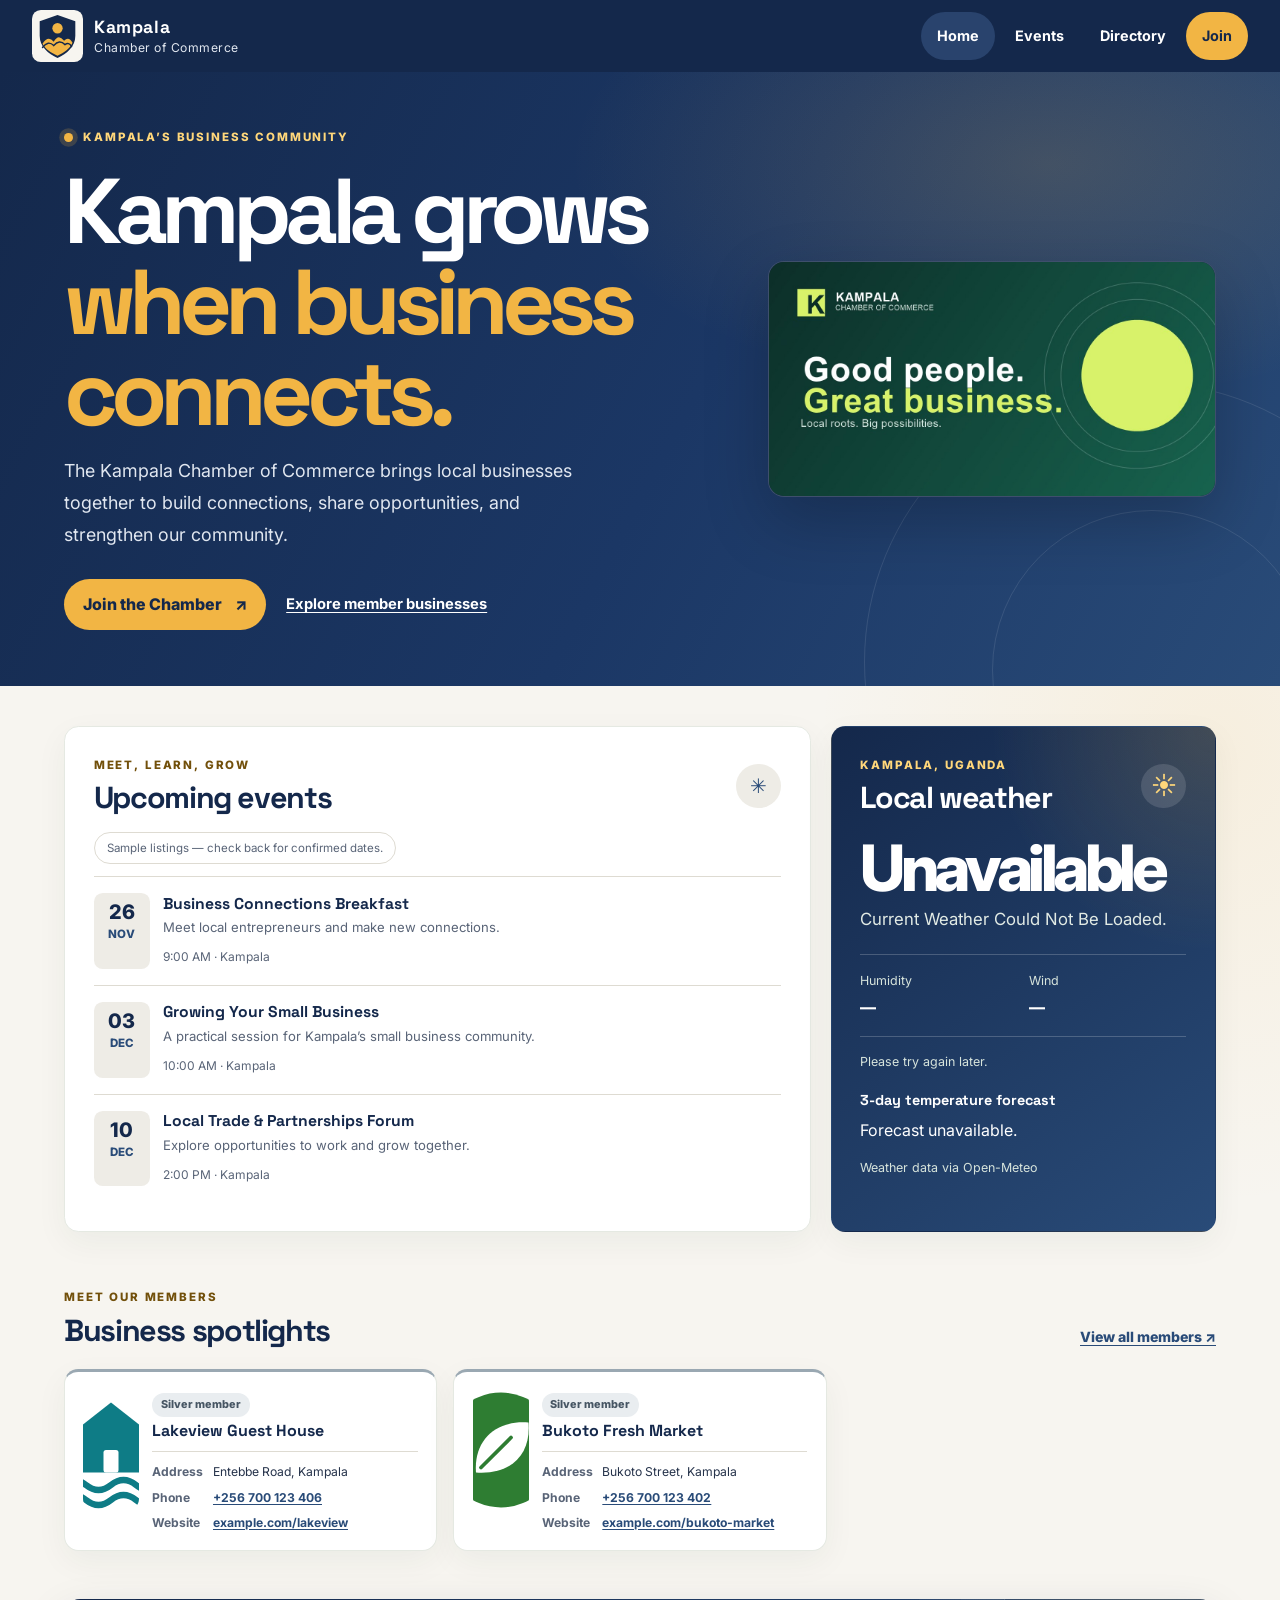
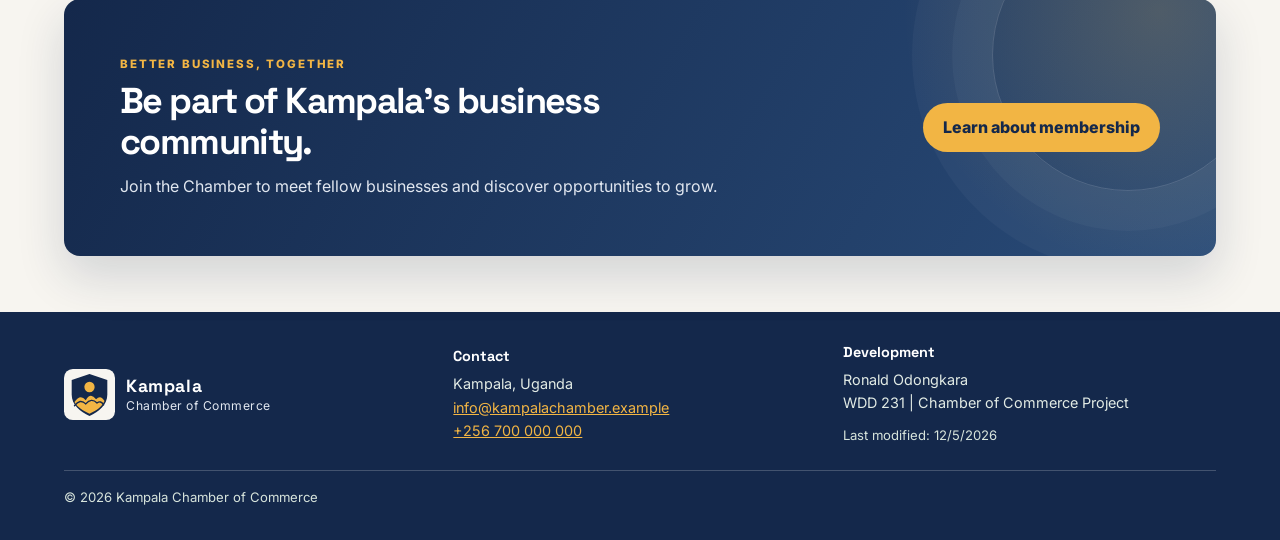
<file: chamber/index.html>
<!doctype html>
<html lang="en">
  <head>
    <meta charset="utf-8">
    <meta name="viewport" content="width=device-width, initial-scale=1">
    <meta
      name="description"
      content="Welcome to the Kampala Chamber of Commerce. Connect with local businesses, discover opportunities, and grow together."
    >
    <meta name="author" content="Ronald Odongkara">
    <meta name="theme-color" content="#14284b">
    <meta property="og:type" content="website">
    <meta property="og:locale" content="en_UG">
    <meta property="og:site_name" content="Kampala Chamber of Commerce">
    <meta property="og:title" content="Kampala Chamber of Commerce | Home">
    <meta
      property="og:description"
      content="Connect with local businesses, find upcoming chamber events, and explore opportunities in Kampala."
    >
    <meta property="og:image" content="https://odongkara-tech.github.io/wdd231/chamber/images/chamber-social.jpg">
    <meta property="og:image:type" content="image/jpeg">
    <meta property="og:image:alt" content="Kampala Chamber of Commerce — Local roots, big possibilities">
    <meta property="og:image:width" content="1200">
    <meta property="og:image:height" content="630">
    <meta property="og:url" content="https://odongkara-tech.github.io/wdd231/chamber/index.html">
    <meta name="twitter:card" content="summary_large_image">
    <link rel="canonical" href="https://odongkara-tech.github.io/wdd231/chamber/index.html">
    <link rel="icon" href="images/favicon.svg" type="image/svg+xml">
    <link rel="apple-touch-icon" href="images/favicon.svg">
    <link rel="stylesheet" href="styles/normalize.css">
    <link rel="stylesheet" href="styles/small.css">
    <link rel="stylesheet" href="styles/larger.css">
    <link rel="stylesheet" href="styles/home.css">
    <link rel="preconnect" href="https://fonts.googleapis.com">
    <link rel="preconnect" href="https://fonts.gstatic.com" crossorigin>
    <link href="https://fonts.googleapis.com/css2?family=Inter:wght@400;500;600;700;800&family=Space+Grotesk:wght@500;600;700&display=swap" rel="stylesheet">
    <script src="scripts/chamber-navigation.js" defer></script>
    <script src="scripts/home.js?v=6312fde" defer></script>
    <title>Home | Kampala Chamber of Commerce</title>
  </head>
  <body>
    <a class="skip-link" href="#main-content">Skip to main content</a>
    <header class="site-header" id="top">
      <a class="site-brand" href="index.html" aria-label="Kampala Chamber of Commerce home">
        <img class="brand-mark" src="images/chamber-emblem.svg" alt="">
        <span class="brand-copy">
          <span class="brand-name">Kampala</span>
          <span class="brand-subtitle">Chamber of Commerce</span>
        </span>
      </a>
      <button
        class="menu-toggle"
        type="button"
        aria-label="Open navigation menu"
        aria-expanded="false"
        aria-controls="site-nav"
      >
        <span class="menu-icon" aria-hidden="true"></span>
      </button>
      <nav class="site-nav" id="site-nav" aria-label="Main navigation">
        <a href="index.html" aria-current="page">Home</a>
        <a href="index.html#events-heading">Events</a>
        <a href="directory.html">Directory</a>
        <a class="nav-cta" href="join.html">Join</a>
      </nav>
    </header>

    <main id="main-content">
      <section class="page-intro home-hero" aria-labelledby="page-title">
        <div class="hero-content">
          <p class="eyebrow"><span class="eyebrow-dot" aria-hidden="true"></span> Kampala’s business community</p>
          <h1 id="page-title">Kampala grows<br> <span>when business connects.</span></h1>
          <p class="intro-copy">
            The Kampala Chamber of Commerce brings local businesses together to
            build connections, share opportunities, and strengthen our community.
          </p>
          <div class="hero-actions">
            <a class="text-link" href="join.html">Join the Chamber <span aria-hidden="true">↗</span></a>
            <a class="hero-secondary-link" href="directory.html">Explore member businesses</a>
          </div>
        </div>
        <figure class="hero-art home-hero-art">
          <img
            class="home-hero-image"
            src="images/chamber-social.jpg"
            alt="Kampala Chamber of Commerce: good people, great business, and local roots with big possibilities"
            width="1200"
            height="630"
            fetchpriority="high"
          >
        </figure>
      </section>

      <div class="home-content">
        <div class="home-overview">
          <section class="home-panel events-panel" aria-labelledby="events-heading">
            <div class="section-heading">
              <div>
                <p class="eyebrow">Meet, learn, grow</p>
                <h2 id="events-heading">Upcoming events</h2>
              </div>
              <span class="panel-icon" aria-hidden="true">✳</span>
            </div>
            <p class="sample-note">Sample listings — check back for confirmed dates.</p>
            <ol class="event-list">
              <li class="event-item">
                <time class="event-date" datetime="2026-11-26"><span>26</span> Nov</time>
                <div>
                  <h3>Business Connections Breakfast</h3>
                  <p>Meet local entrepreneurs and make new connections.</p>
                  <span class="event-meta">9:00 AM · Kampala</span>
                </div>
              </li>
              <li class="event-item">
                <time class="event-date" datetime="2026-12-03"><span>03</span> Dec</time>
                <div>
                  <h3>Growing Your Small Business</h3>
                  <p>A practical session for Kampala’s small business community.</p>
                  <span class="event-meta">10:00 AM · Kampala</span>
                </div>
              </li>
              <li class="event-item">
                <time class="event-date" datetime="2026-12-10"><span>10</span> Dec</time>
                <div>
                  <h3>Local Trade &amp; Partnerships Forum</h3>
                  <p>Explore opportunities to work and grow together.</p>
                  <span class="event-meta">2:00 PM · Kampala</span>
                </div>
              </li>
            </ol>
          </section>

          <section class="home-panel weather-panel" aria-labelledby="weather-heading">
            <div class="section-heading">
              <div>
                <p class="eyebrow">Kampala, Uganda</p>
                <h2 id="weather-heading">Local weather</h2>
              </div>
              <span class="panel-icon weather-icon" aria-hidden="true">☀</span>
            </div>
            <p class="weather-temperature" id="weather-temperature" aria-live="polite">Loading…</p>
            <p class="weather-description" id="weather-description">Fetching current conditions</p>
            <dl class="weather-details">
              <div>
                <dt>Humidity</dt>
                <dd id="weather-humidity">—</dd>
              </div>
              <div>
                <dt>Wind</dt>
                <dd id="weather-wind">—</dd>
              </div>
            </dl>
            <p class="weather-updated" id="weather-updated"></p>
            <h3 class="forecast-heading">3-day temperature forecast</h3>
            <ol class="weather-forecast" id="weather-forecast" aria-live="polite">
              <li>Loading forecast…</li>
            </ol>
            <p class="weather-source">Weather data via Open-Meteo</p>
          </section>
        </div>

        <section class="spotlights-section" aria-labelledby="spotlights-heading">
          <div class="section-heading">
            <div>
              <p class="eyebrow">Meet our members</p>
              <h2 id="spotlights-heading">Business spotlights</h2>
            </div>
            <a class="section-link" href="directory.html">View all members <span aria-hidden="true">↗</span></a>
          </div>
          <div class="spotlights-grid" id="spotlights-list" aria-live="polite" aria-busy="true">
            <p class="spotlights-message">Loading member spotlights…</p>
          </div>
        </section>

        <section class="membership-banner" aria-labelledby="join-heading">
          <div>
            <p class="eyebrow">Better business, together</p>
            <h2 id="join-heading">Be part of Kampala’s business community.</h2>
            <p>Join the Chamber to meet fellow businesses and discover opportunities to grow.</p>
          </div>
          <a class="button button-light" href="join.html">Learn about membership</a>
        </section>
      </div>
    </main>

    <footer class="site-footer">
      <div class="footer-main">
        <a class="site-brand footer-brand" href="index.html" aria-label="Kampala Chamber of Commerce home">
          <img class="brand-mark" src="images/chamber-emblem.svg" alt="">
          <span class="brand-copy">
            <span class="brand-name">Kampala</span>
            <span class="brand-subtitle">Chamber of Commerce</span>
          </span>
        </a>
        <section class="footer-block" aria-labelledby="footer-contact-heading">
          <h2 id="footer-contact-heading">Contact</h2>
          <address>
            Kampala, Uganda<br>
            <a href="mailto:info@kampalachamber.example">info@kampalachamber.example</a><br>
            <a href="tel:+256700000000">+256 700 000 000</a>
          </address>
        </section>
        <section class="footer-block" aria-labelledby="footer-development-heading">
          <h2 id="footer-development-heading">Development</h2>
          <p class="footer-course">Ronald Odongkara<br>WDD 231 | Chamber of Commerce Project</p>
          <p class="footer-updated">
            Last modified:
            <time id="last-modified" datetime="2026-11-18">2026-11-18</time>
          </p>
        </section>
      </div>
      <div class="footer-meta">
        <p>&copy; <span id="current-year"></span> Kampala Chamber of Commerce</p>
      </div>
    </footer>
  </body>
</html>
</file>
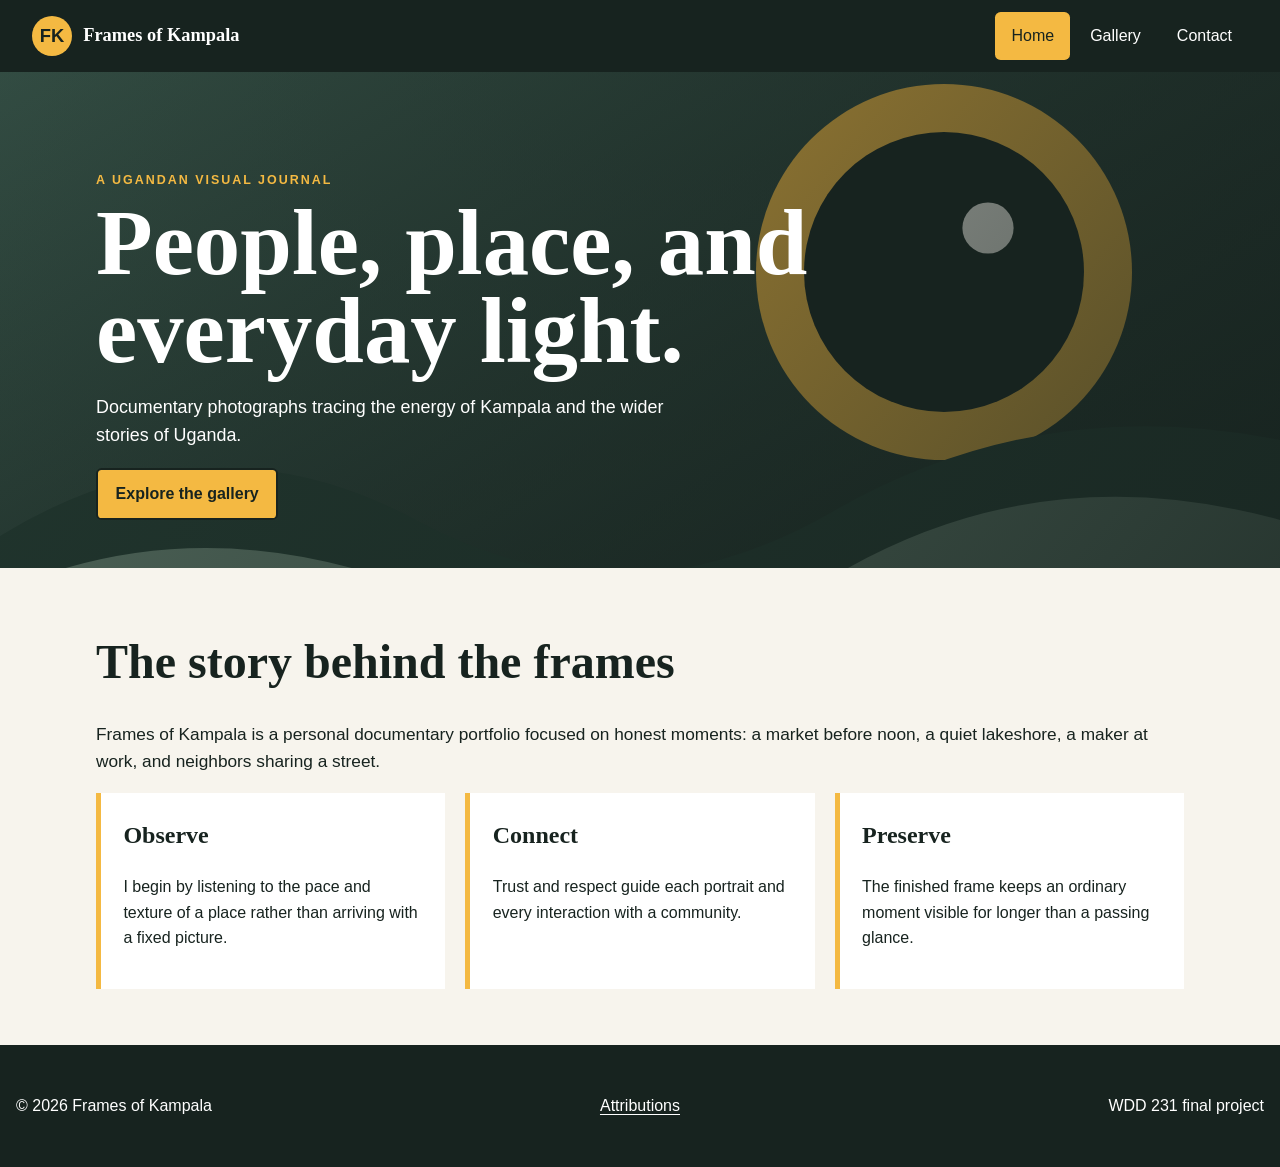
<file: finalproject/index.html>
<!doctype html>
<html lang="en">
<head>
  <meta charset="utf-8">
  <meta name="viewport" content="width=device-width, initial-scale=1">
  <meta name="description" content="Frames of Kampala is a visual journal documenting people, places, and everyday stories across Uganda.">
  <meta name="author" content="Ronald Odongkara">
  <meta property="og:type" content="website">
  <meta property="og:title" content="Frames of Kampala | Visual Stories">
  <meta property="og:description" content="A documentary photography portfolio celebrating Kampala and Uganda.">
  <meta property="og:image" content="https://odongkara-tech.github.io/wdd231/finalproject/images/hero.svg">
  <meta name="twitter:card" content="summary_large_image">
  <link rel="icon" href="images/favicon.svg" type="image/svg+xml">
  <link rel="stylesheet" href="styles/base.css">
  <script type="module" src="scripts/site-navigation.js"></script>
  <title>Frames of Kampala | Visual Stories</title>
</head>
<body>
  <a class="skip-link" href="#main-content">Skip to main content</a>
  <header class="site-header">
    <a class="brand" href="index.html" aria-label="Frames of Kampala home"><span class="brand-mark" aria-hidden="true">FK</span><span>Frames of Kampala</span></a>
    <button class="menu-toggle" type="button" aria-label="Open navigation menu" aria-expanded="false" aria-controls="site-nav"><span class="menu-icon" aria-hidden="true"></span></button>
    <nav class="site-nav" id="site-nav" aria-label="Main navigation">
      <a href="index.html" aria-current="page">Home</a>
      <a href="gallery.html">Gallery</a>
      <a href="contact.html">Contact</a>
    </nav>
  </header>
  <main id="main-content">
    <section class="hero" aria-labelledby="page-title">
      <div class="container hero-copy">
        <p class="eyebrow">A Ugandan visual journal</p>
        <h1 id="page-title">People, place, and everyday light.</h1>
        <p>Documentary photographs tracing the energy of Kampala and the wider stories of Uganda.</p>
        <a class="button" href="gallery.html">Explore the gallery</a>
      </div>
    </section>
    <section class="section container" aria-labelledby="about-heading">
      <div class="section-heading"><h2 id="about-heading">The story behind the frames</h2></div>
      <p class="intro">Frames of Kampala is a personal documentary portfolio focused on honest moments: a market before noon, a quiet lakeshore, a maker at work, and neighbors sharing a street.</p>
      <div class="story-grid">
        <article class="story-card"><h2>Observe</h2><p>I begin by listening to the pace and texture of a place rather than arriving with a fixed picture.</p></article>
        <article class="story-card"><h2>Connect</h2><p>Trust and respect guide each portrait and every interaction with a community.</p></article>
        <article class="story-card"><h2>Preserve</h2><p>The finished frame keeps an ordinary moment visible for longer than a passing glance.</p></article>
      </div>
    </section>
  </main>
  <footer class="site-footer">
    <p>&copy; <span id="current-year"></span> Frames of Kampala</p>
    <p><a href="attributions.html">Attributions</a></p>
    <p>WDD 231 final project</p>
  </footer>
</body>
</html>
</file>
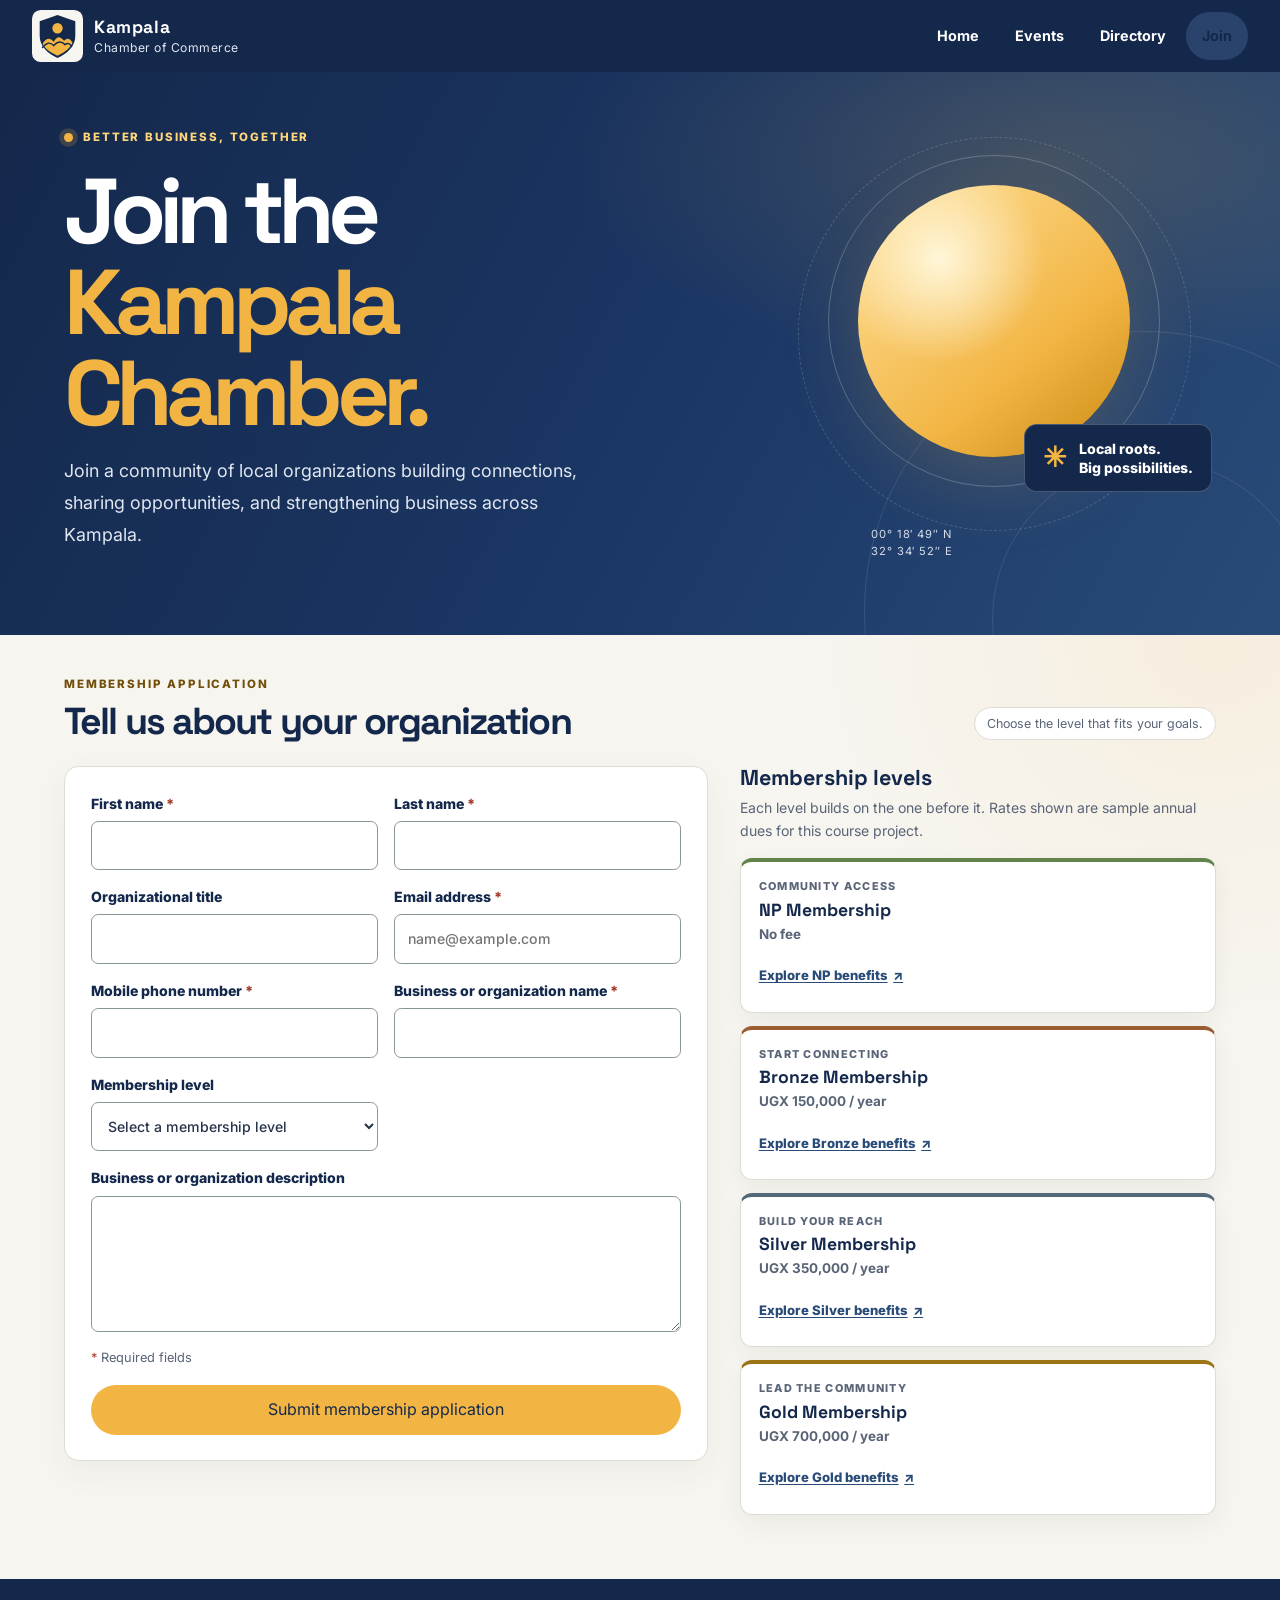
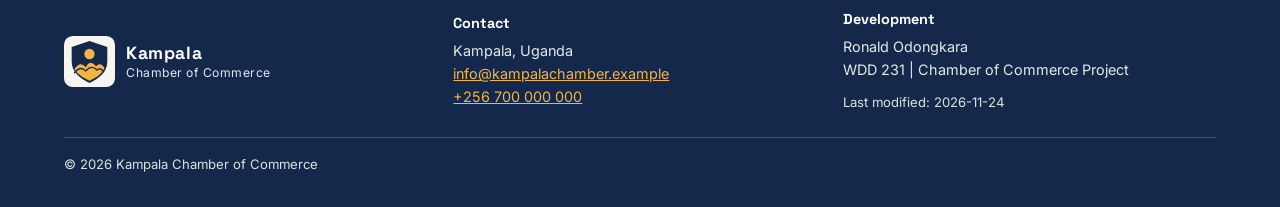
<file: chamber/join.html>
<!doctype html>
<html lang="en">
  <head>
    <meta charset="utf-8">
    <meta name="viewport" content="width=device-width, initial-scale=1">
    <meta name="description" content="Apply to join the Kampala Chamber of Commerce and choose a membership level for your organization.">
    <meta name="author" content="Ronald Odongkara">
    <meta name="theme-color" content="#14284b">
    <meta property="og:type" content="website">
    <meta property="og:locale" content="en_UG">
    <meta property="og:site_name" content="Kampala Chamber of Commerce">
    <meta property="og:title" content="Join | Kampala Chamber of Commerce">
    <meta property="og:description" content="Apply for Kampala Chamber of Commerce membership and explore member benefits.">
    <meta property="og:image" content="https://odongkara-tech.github.io/wdd231/chamber/images/chamber-social.jpg">
    <meta property="og:url" content="https://odongkara-tech.github.io/wdd231/chamber/join.html">
    <meta name="twitter:card" content="summary_large_image">
    <link rel="canonical" href="https://odongkara-tech.github.io/wdd231/chamber/join.html">
    <link rel="icon" href="images/favicon.svg" type="image/svg+xml">
    <link rel="apple-touch-icon" href="images/favicon.svg">
    <link rel="stylesheet" href="styles/normalize.css">
    <link rel="stylesheet" href="styles/small.css">
    <link rel="stylesheet" href="styles/larger.css">
    <link rel="stylesheet" href="styles/join.css">
    <link rel="preconnect" href="https://fonts.googleapis.com">
    <link rel="preconnect" href="https://fonts.gstatic.com" crossorigin>
    <link href="https://fonts.googleapis.com/css2?family=Inter:wght@400;500;600;700;800&family=Space+Grotesk:wght@500;600;700&display=swap" rel="stylesheet">
    <script src="scripts/chamber-navigation.js" defer></script>
    <script src="scripts/join.js" defer></script>
    <title>Join the Kampala Chamber | Kampala Chamber of Commerce</title>
  </head>
  <body>
    <a class="skip-link" href="#main-content">Skip to main content</a>
    <header class="site-header" id="top">
      <a class="site-brand" href="index.html" aria-label="Kampala Chamber of Commerce home">
        <img class="brand-mark" src="images/chamber-emblem.svg" alt="">
        <span class="brand-copy">
          <span class="brand-name">Kampala</span>
          <span class="brand-subtitle">Chamber of Commerce</span>
        </span>
      </a>
      <button class="menu-toggle" type="button" aria-label="Open navigation menu" aria-expanded="false" aria-controls="site-nav">
        <span class="menu-icon" aria-hidden="true"></span>
      </button>
      <nav class="site-nav" id="site-nav" aria-label="Main navigation">
        <a href="index.html">Home</a>
        <a href="index.html#events-heading">Events</a>
        <a href="directory.html">Directory</a>
        <a class="nav-cta" href="join.html" aria-current="page">Join</a>
      </nav>
    </header>

    <main id="main-content">
      <section class="page-intro join-hero" aria-labelledby="page-title">
        <div class="hero-content">
          <p class="eyebrow"><span class="eyebrow-dot" aria-hidden="true"></span> Better business, together</p>
          <h1 id="page-title">Join the <span>Kampala Chamber.</span></h1>
          <p class="intro-copy">Join a community of local organizations building connections, sharing opportunities, and strengthening business across Kampala.</p>
        </div>
        <div class="hero-art" aria-hidden="true">
          <span class="hero-sun"></span>
          <span class="hero-ring hero-ring-one"></span>
          <span class="hero-ring hero-ring-two"></span>
          <div class="hero-note"><span class="hero-note-star">✳</span><span>Local roots.<br>Big possibilities.</span></div>
          <span class="hero-coordinate">00° 18′ 49″ N<br>32° 34′ 52″ E</span>
        </div>
      </section>

      <section class="join-section" aria-labelledby="application-heading">
        <div class="section-heading">
          <div>
            <p class="eyebrow">Membership application</p>
            <h2 id="application-heading">Tell us about your organization</h2>
          </div>
          <p class="sample-note">Choose the level that fits your goals.</p>
        </div>

        <div class="join-layout">
          <form class="join-form" action="thankyou.html" method="get">
            <div class="form-grid">
              <label class="form-field">
                <span>First name <span aria-hidden="true">*</span></span>
                <input type="text" name="first-name" title="Enter your first name." autocomplete="given-name" required>
              </label>
              <label class="form-field">
                <span>Last name <span aria-hidden="true">*</span></span>
                <input type="text" name="last-name" title="Enter your last name." autocomplete="family-name" required>
              </label>
              <label class="form-field">
                <span>Organizational title</span>
                <input type="text" name="organization-title" title="Use at least 7 letters, spaces, or hyphens." autocomplete="organization-title" pattern="(?:[A-Za-z]|-| ){7,}" minlength="7">
              </label>
              <label class="form-field">
                <span>Email address <span aria-hidden="true">*</span></span>
                <input type="email" name="email" title="Enter a valid email address." autocomplete="email" placeholder="name@example.com" required>
              </label>
              <label class="form-field">
                <span>Mobile phone number <span aria-hidden="true">*</span></span>
                <input type="tel" name="mobile" title="Enter your mobile phone number, including country code." autocomplete="tel" required>
              </label>
              <label class="form-field">
                <span>Business or organization name <span aria-hidden="true">*</span></span>
                <input type="text" name="organization" title="Enter your business or organization name." autocomplete="organization" required>
              </label>
              <label class="form-field">
                <span>Membership level</span>
                <select name="membership" title="Choose a Chamber membership level." autocomplete="off" required>
                  <option value="">Select a membership level</option>
                  <option value="np">NP Membership — no fee</option>
                  <option value="bronze">Bronze Membership</option>
                  <option value="silver">Silver Membership</option>
                  <option value="gold">Gold Membership</option>
                </select>
              </label>
              <label class="form-field form-field-wide">
                <span>Business or organization description</span>
                <textarea name="description" title="Tell us what your organization does." autocomplete="off" rows="5"></textarea>
              </label>
            </div>
            <input type="hidden" name="timestamp" id="timestamp" title="Form load timestamp.">
            <p class="form-note"><span aria-hidden="true">*</span> Required fields</p>
            <input class="button button-light join-submit" type="submit" value="Submit membership application">
          </form>

          <aside class="membership-options" aria-labelledby="levels-heading">
            <h2 id="levels-heading">Membership levels</h2>
            <p class="levels-intro">Each level builds on the one before it. Rates shown are sample annual dues for this course project.</p>
            <div class="membership-cards">
              <article class="membership-card membership-np">
                <p class="level-kicker">Community access</p>
                <h3>NP Membership</h3>
                <p class="level-price">No fee</p>
                <a href="#np-details" data-dialog="np-details">Explore NP benefits <span aria-hidden="true">↗</span></a>
              </article>
              <article class="membership-card membership-bronze">
                <p class="level-kicker">Start connecting</p>
                <h3>Bronze Membership</h3>
                <p class="level-price">UGX 150,000 / year</p>
                <a href="#bronze-details" data-dialog="bronze-details">Explore Bronze benefits <span aria-hidden="true">↗</span></a>
              </article>
              <article class="membership-card membership-silver">
                <p class="level-kicker">Build your reach</p>
                <h3>Silver Membership</h3>
                <p class="level-price">UGX 350,000 / year</p>
                <a href="#silver-details" data-dialog="silver-details">Explore Silver benefits <span aria-hidden="true">↗</span></a>
              </article>
              <article class="membership-card membership-gold">
                <p class="level-kicker">Lead the community</p>
                <h3>Gold Membership</h3>
                <p class="level-price">UGX 700,000 / year</p>
                <a href="#gold-details" data-dialog="gold-details">Explore Gold benefits <span aria-hidden="true">↗</span></a>
              </article>
            </div>
          </aside>
        </div>
      </section>

      <dialog class="membership-dialog" id="np-details" aria-labelledby="np-title">
        <div class="dialog-heading"><p class="eyebrow">Community access</p><button class="dialog-close" type="button" aria-label="Close NP membership details">×</button></div>
        <h2 id="np-title">NP Membership</h2>
        <p>For registered non-profit organizations supporting Kampala communities. There is no membership fee.</p>
        <ul><li>Chamber community and member directory listing</li><li>Invitations to selected networking events</li><li>Access to shared community and partnership opportunities</li></ul>
      </dialog>
      <dialog class="membership-dialog" id="bronze-details" aria-labelledby="bronze-title">
        <div class="dialog-heading"><p class="eyebrow">Start connecting</p><button class="dialog-close" type="button" aria-label="Close Bronze membership details">×</button></div>
        <h2 id="bronze-title">Bronze Membership</h2>
        <p>For growing businesses ready to build local relationships. Sample annual dues: UGX 150,000.</p>
        <ul><li>All NP community access benefits</li><li>Standard business listing in the member directory</li><li>Monthly networking event invitations</li><li>Member-rate access to introductory training</li></ul>
      </dialog>
      <dialog class="membership-dialog" id="silver-details" aria-labelledby="silver-title">
        <div class="dialog-heading"><p class="eyebrow">Build your reach</p><button class="dialog-close" type="button" aria-label="Close Silver membership details">×</button></div>
        <h2 id="silver-title">Silver Membership</h2>
        <p>For established organizations looking to increase visibility and opportunity. Sample annual dues: UGX 350,000.</p>
        <ul><li>All Bronze benefits</li><li>Priority directory placement</li><li>Discounted tickets for selected chamber events</li><li>Quarterly member spotlight eligibility</li><li>One included seat at selected business training</li></ul>
      </dialog>
      <dialog class="membership-dialog" id="gold-details" aria-labelledby="gold-title">
        <div class="dialog-heading"><p class="eyebrow">Lead the community</p><button class="dialog-close" type="button" aria-label="Close Gold membership details">×</button></div>
        <h2 id="gold-title">Gold Membership</h2>
        <p>For organizations seeking premium visibility and deeper chamber participation. Sample annual dues: UGX 700,000.</p>
        <ul><li>All Silver benefits</li><li>Featured directory placement and homepage spotlight eligibility</li><li>Reserved invitations to leadership and partnership forums</li><li>Priority access and additional discounts for chamber events</li><li>Additional training seats and promotional opportunities</li></ul>
      </dialog>
    </main>

    <footer class="site-footer">
      <div class="footer-main">
        <a class="site-brand footer-brand" href="index.html" aria-label="Kampala Chamber of Commerce home"><img class="brand-mark" src="images/chamber-emblem.svg" alt=""><span class="brand-copy"><span class="brand-name">Kampala</span><span class="brand-subtitle">Chamber of Commerce</span></span></a>
        <section class="footer-block" aria-labelledby="footer-contact-heading"><h2 id="footer-contact-heading">Contact</h2><address>Kampala, Uganda<br><a href="mailto:info@kampalachamber.example">info@kampalachamber.example</a><br><a href="tel:+256700000000">+256 700 000 000</a></address></section>
        <section class="footer-block" aria-labelledby="footer-development-heading"><h2 id="footer-development-heading">Development</h2><p class="footer-course">Ronald Odongkara<br>WDD 231 | Chamber of Commerce Project</p><p class="footer-updated">Last modified: <time id="last-modified" datetime="2026-11-24">2026-11-24</time></p></section>
      </div>
      <div class="footer-meta"><p>&copy; <span id="current-year"></span> Kampala Chamber of Commerce</p></div>
    </footer>
  </body>
</html>
</file>
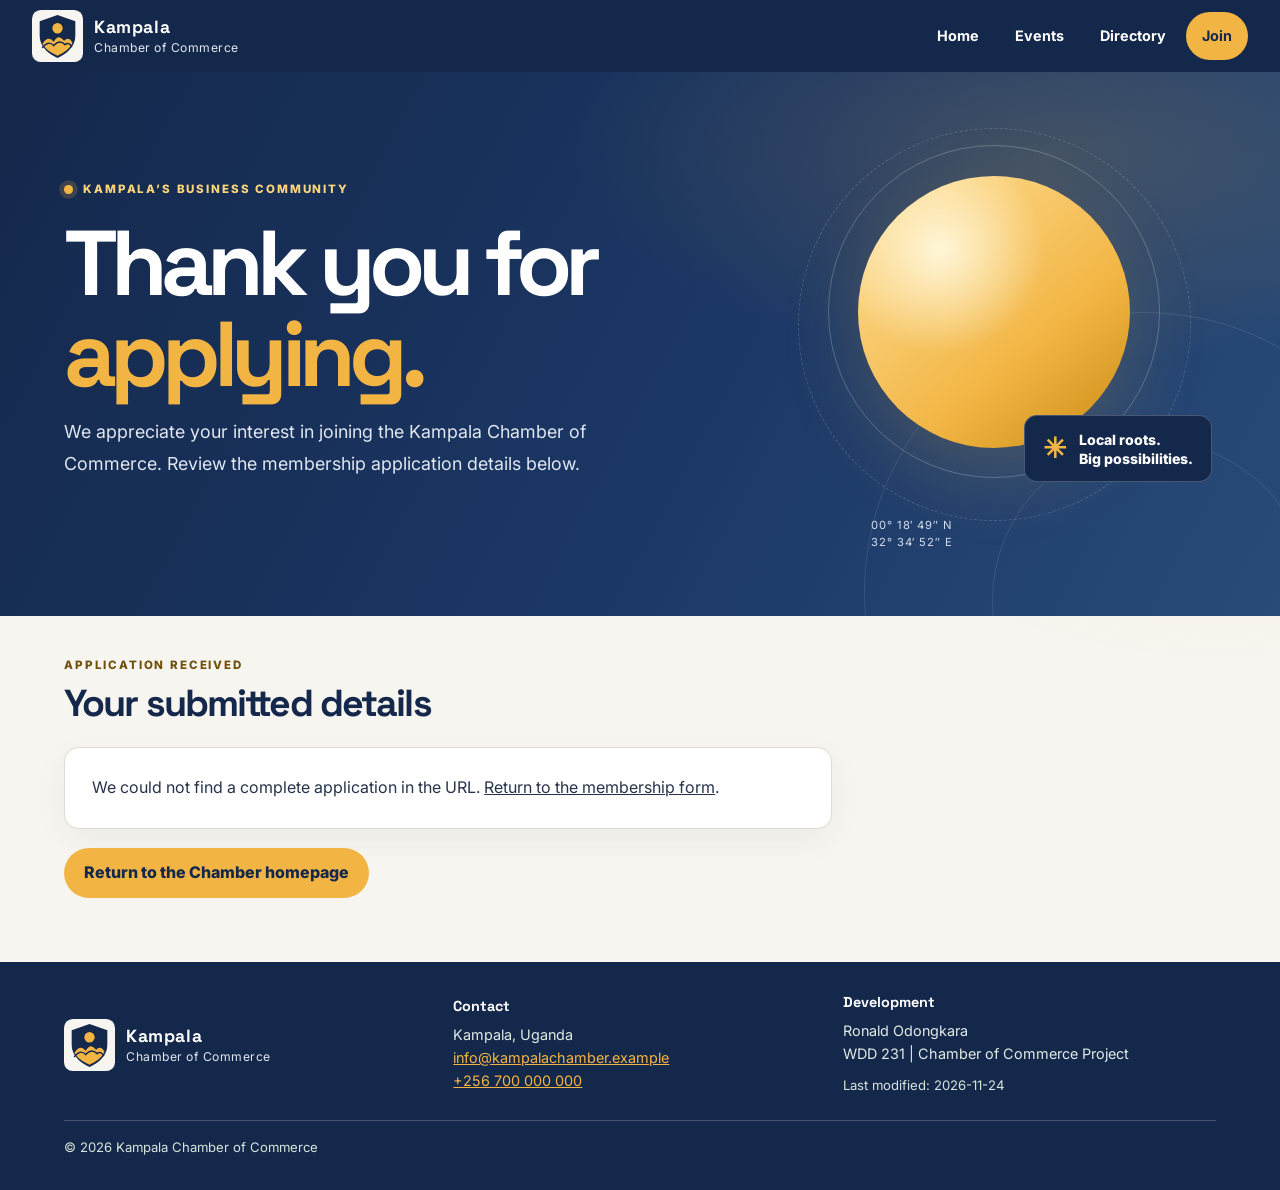
<file: chamber/thankyou.html>
<!doctype html>
<html lang="en">
  <head>
    <meta charset="utf-8">
    <meta name="viewport" content="width=device-width, initial-scale=1">
    <meta name="description" content="Thank you for applying to join the Kampala Chamber of Commerce. Review your submitted membership details.">
    <meta name="author" content="Ronald Odongkara">
    <meta name="theme-color" content="#14284b">
    <meta name="robots" content="noindex">
    <link rel="icon" href="images/favicon.svg" type="image/svg+xml">
    <link rel="stylesheet" href="styles/normalize.css">
    <link rel="stylesheet" href="styles/small.css">
    <link rel="stylesheet" href="styles/larger.css">
    <link rel="stylesheet" href="styles/join.css">
    <link rel="preconnect" href="https://fonts.googleapis.com">
    <link rel="preconnect" href="https://fonts.gstatic.com" crossorigin>
    <link href="https://fonts.googleapis.com/css2?family=Inter:wght@400;500;600;700;800&family=Space+Grotesk:wght@500;600;700&display=swap" rel="stylesheet">
    <script src="scripts/chamber-navigation.js" defer></script>
    <script src="scripts/thankyou.js" defer></script>
    <title>Thank You | Kampala Chamber of Commerce</title>
  </head>
  <body>
    <a class="skip-link" href="#main-content">Skip to main content</a>
    <header class="site-header" id="top">
      <a class="site-brand" href="index.html" aria-label="Kampala Chamber of Commerce home"><img class="brand-mark" src="images/chamber-emblem.svg" alt=""><span class="brand-copy"><span class="brand-name">Kampala</span><span class="brand-subtitle">Chamber of Commerce</span></span></a>
      <button class="menu-toggle" type="button" aria-label="Open navigation menu" aria-expanded="false" aria-controls="site-nav"><span class="menu-icon" aria-hidden="true"></span></button>
      <nav class="site-nav" id="site-nav" aria-label="Main navigation"><a href="index.html">Home</a><a href="index.html#events-heading">Events</a><a href="directory.html">Directory</a><a class="nav-cta" href="join.html">Join</a></nav>
    </header>
    <main id="main-content">
      <section class="page-intro thankyou-hero" aria-labelledby="page-title">
        <div class="hero-content">
          <p class="eyebrow"><span class="eyebrow-dot" aria-hidden="true"></span> Kampala’s business community</p>
          <h1 id="page-title">Thank you for <span>applying.</span></h1>
          <p class="intro-copy">We appreciate your interest in joining the Kampala Chamber of Commerce. Review the membership application details below.</p>
        </div>
        <div class="hero-art" aria-hidden="true"><span class="hero-sun"></span><span class="hero-ring hero-ring-one"></span><span class="hero-ring hero-ring-two"></span><div class="hero-note"><span class="hero-note-star">✳</span><span>Local roots.<br>Big possibilities.</span></div><span class="hero-coordinate">00° 18′ 49″ N<br>32° 34′ 52″ E</span></div>
      </section>
      <section class="thankyou-section" aria-labelledby="application-summary-heading">
        <div class="section-heading"><div><p class="eyebrow">Application received</p><h2 id="application-summary-heading">Your submitted details</h2></div></div>
        <div class="submission-card" id="application-summary" aria-live="polite">
          <p class="submission-error">We could not find a complete application in the URL. <a href="join.html">Return to the membership form</a>.</p>
        </div>
        <a class="button button-light return-button" href="index.html">Return to the Chamber homepage</a>
      </section>
    </main>
    <footer class="site-footer">
      <div class="footer-main">
        <a class="site-brand footer-brand" href="index.html" aria-label="Kampala Chamber of Commerce home"><img class="brand-mark" src="images/chamber-emblem.svg" alt=""><span class="brand-copy"><span class="brand-name">Kampala</span><span class="brand-subtitle">Chamber of Commerce</span></span></a>
        <section class="footer-block" aria-labelledby="footer-contact-heading"><h2 id="footer-contact-heading">Contact</h2><address>Kampala, Uganda<br><a href="mailto:info@kampalachamber.example">info@kampalachamber.example</a><br><a href="tel:+256700000000">+256 700 000 000</a></address></section>
        <section class="footer-block" aria-labelledby="footer-development-heading"><h2 id="footer-development-heading">Development</h2><p class="footer-course">Ronald Odongkara<br>WDD 231 | Chamber of Commerce Project</p><p class="footer-updated">Last modified: <time id="last-modified" datetime="2026-11-24">2026-11-24</time></p></section>
      </div>
      <div class="footer-meta"><p>&copy; <span id="current-year"></span> Kampala Chamber of Commerce</p></div>
    </footer>
  </body>
</html>
</file>
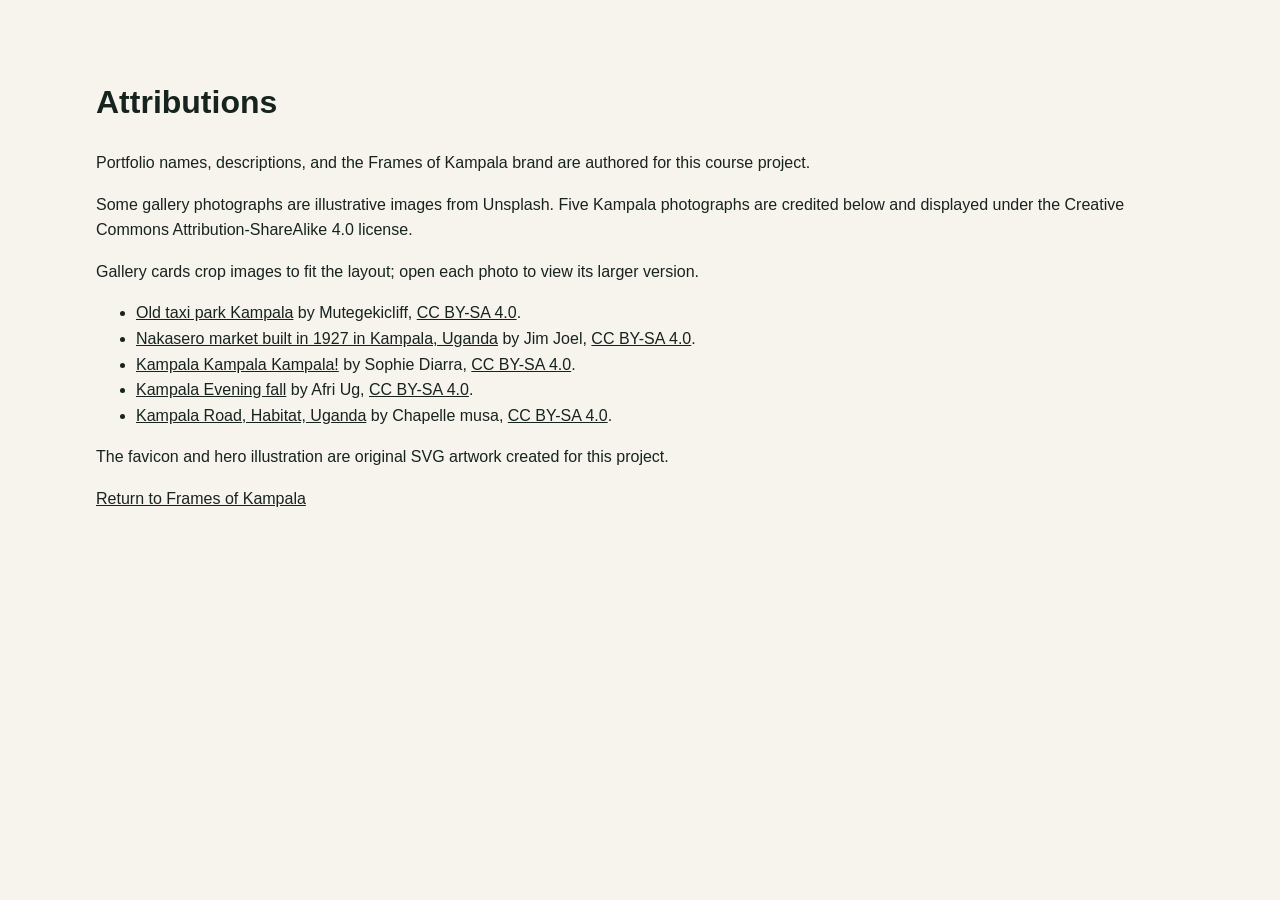
<file: finalproject/attributions.html>
<!doctype html>
<html lang="en">
<head>
  <meta charset="utf-8">
  <meta name="viewport" content="width=device-width, initial-scale=1">
  <meta name="description" content="Image and resource attributions for Frames of Kampala.">
  <meta name="author" content="Ronald Odongkara">
  <link rel="icon" href="images/favicon.svg" type="image/svg+xml">
  <link rel="stylesheet" href="styles/base.css">
  <title>Attributions | Frames of Kampala</title>
</head>
<body>
  <main class="section container">
    <h1>Attributions</h1>
    <p>Portfolio names, descriptions, and the Frames of Kampala brand are authored for this course project.</p>
    <p>Some gallery photographs are illustrative images from Unsplash. Five Kampala photographs are credited below and displayed under the Creative Commons Attribution-ShareAlike 4.0 license.</p>
    <p>Gallery cards crop images to fit the layout; open each photo to view its larger version.</p>
    <ul>
      <li><a href="https://commons.wikimedia.org/wiki/File:Old_taxi_park_Kampala.jpg">Old taxi park Kampala</a> by Mutegekicliff, <a href="https://creativecommons.org/licenses/by-sa/4.0/">CC BY-SA 4.0</a>.</li>
      <li><a href="https://commons.wikimedia.org/wiki/File:Nakasero_market_built_in_1927_in_Kampala,_Uganda.jpg">Nakasero market built in 1927 in Kampala, Uganda</a> by Jim Joel, <a href="https://creativecommons.org/licenses/by-sa/4.0/">CC BY-SA 4.0</a>.</li>
      <li><a href="https://commons.wikimedia.org/wiki/File:Kampala_Kampala_Kampala!.jpg">Kampala Kampala Kampala!</a> by Sophie Diarra, <a href="https://creativecommons.org/licenses/by-sa/4.0/">CC BY-SA 4.0</a>.</li>
      <li><a href="https://commons.wikimedia.org/wiki/File:Kampala_Evening_fall.jpg">Kampala Evening fall</a> by Afri Ug, <a href="https://creativecommons.org/licenses/by-sa/4.0/">CC BY-SA 4.0</a>.</li>
      <li><a href="https://commons.wikimedia.org/wiki/File:Kampala_Road,_Habitat,_Uganda.jpg">Kampala Road, Habitat, Uganda</a> by Chapelle musa, <a href="https://creativecommons.org/licenses/by-sa/4.0/">CC BY-SA 4.0</a>.</li>
    </ul>
    <p>The favicon and hero illustration are original SVG artwork created for this project.</p>
    <p><a href="index.html">Return to Frames of Kampala</a></p>
  </main>
</body>
</html>
</file>
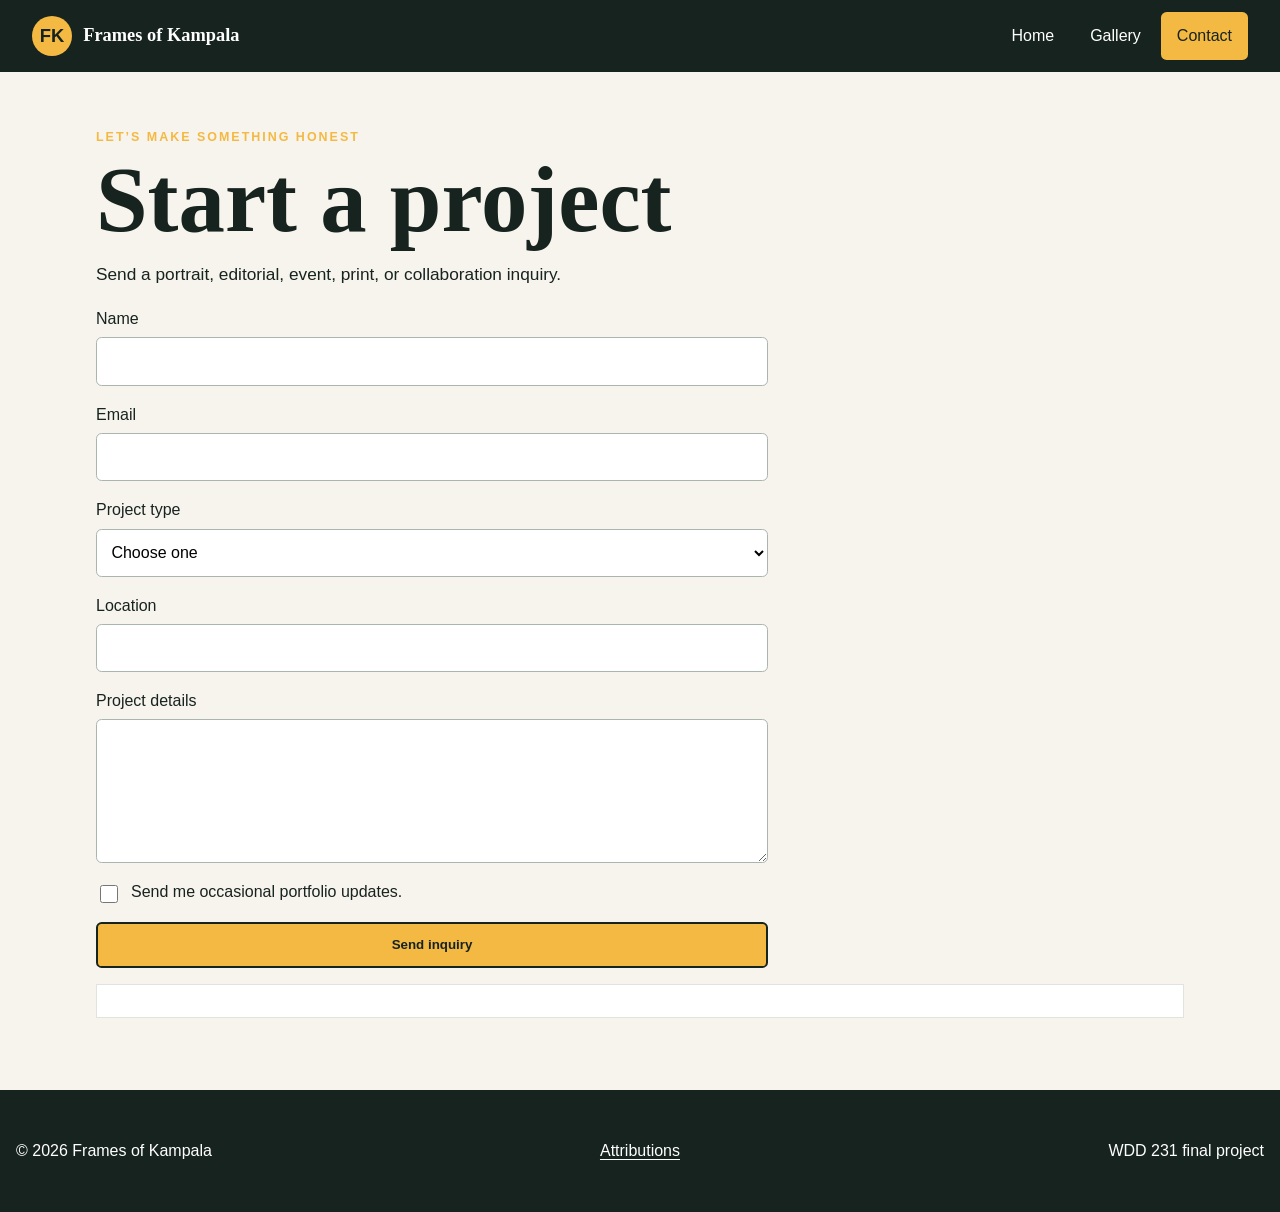
<file: finalproject/contact.html>
<!doctype html>
<html lang="en">
<head>
  <meta charset="utf-8">
  <meta name="viewport" content="width=device-width, initial-scale=1">
  <meta name="description" content="Request a portrait, documentary assignment, print, or collaboration with Frames of Kampala.">
  <meta name="author" content="Ronald Odongkara">
  <meta property="og:type" content="website">
  <meta property="og:title" content="Contact the Photographer | Frames of Kampala">
  <meta property="og:description" content="Start a portrait, editorial, event, or print inquiry.">
  <meta property="og:image" content="https://odongkara-tech.github.io/wdd231/finalproject/images/hero.svg">
  <meta name="twitter:card" content="summary_large_image">
  <link rel="icon" href="images/favicon.svg" type="image/svg+xml">
  <link rel="stylesheet" href="styles/base.css">
  <script type="module" src="scripts/site-navigation.js"></script>
  <script type="module" src="scripts/contact.js"></script>
  <title>Contact the Photographer | Frames of Kampala</title>
</head>
<body>
  <a class="skip-link" href="#main-content">Skip to main content</a>
  <header class="site-header">
    <a class="brand" href="index.html" aria-label="Frames of Kampala home"><span class="brand-mark" aria-hidden="true">FK</span><span>Frames of Kampala</span></a>
    <button class="menu-toggle" type="button" aria-label="Open navigation menu" aria-expanded="false" aria-controls="site-nav"><span class="menu-icon" aria-hidden="true"></span></button>
    <nav class="site-nav" id="site-nav" aria-label="Main navigation">
      <a href="index.html">Home</a>
      <a href="gallery.html">Gallery</a>
      <a href="contact.html" aria-current="page">Contact</a>
    </nav>
  </header>
  <main id="main-content">
    <section class="section container" aria-labelledby="contact-heading">
      <p class="eyebrow">Let’s make something honest</p>
      <h1 class="page-heading" id="contact-heading">Start a project</h1>
      <p class="intro">Send a portrait, editorial, event, print, or collaboration inquiry.</p>
      <form class="form" id="project-form" action="response.html" method="get">
        <label class="field" for="name">Name<input id="name" name="name" type="text" autocomplete="name" required></label>
        <label class="field" for="email">Email<input id="email" name="email" type="email" autocomplete="email" required></label>
        <label class="field" for="project-type">Project type
          <select id="project-type" name="project-type" required>
            <option value="">Choose one</option>
            <option>Portrait</option>
            <option>Editorial story</option>
            <option>Event coverage</option>
            <option>Print inquiry</option>
          </select>
        </label>
        <label class="field" for="location">Location<input id="location" name="location" type="text" autocomplete="address-level2" required></label>
        <label class="field" for="details">Project details<textarea id="details" name="details" required></textarea></label>
        <label class="checkbox" for="updates"><input id="updates" name="updates" type="checkbox" value="yes"> <span>Send me occasional portfolio updates.</span></label>
        <button class="button" type="submit">Send inquiry</button>
      </form>
      <p class="status" id="form-status" aria-live="polite"></p>
    </section>
  </main>
  <footer class="site-footer">
    <p>&copy; <span id="current-year"></span> Frames of Kampala</p>
    <p><a href="attributions.html">Attributions</a></p>
    <p>WDD 231 final project</p>
  </footer>
</body>
</html>
</file>
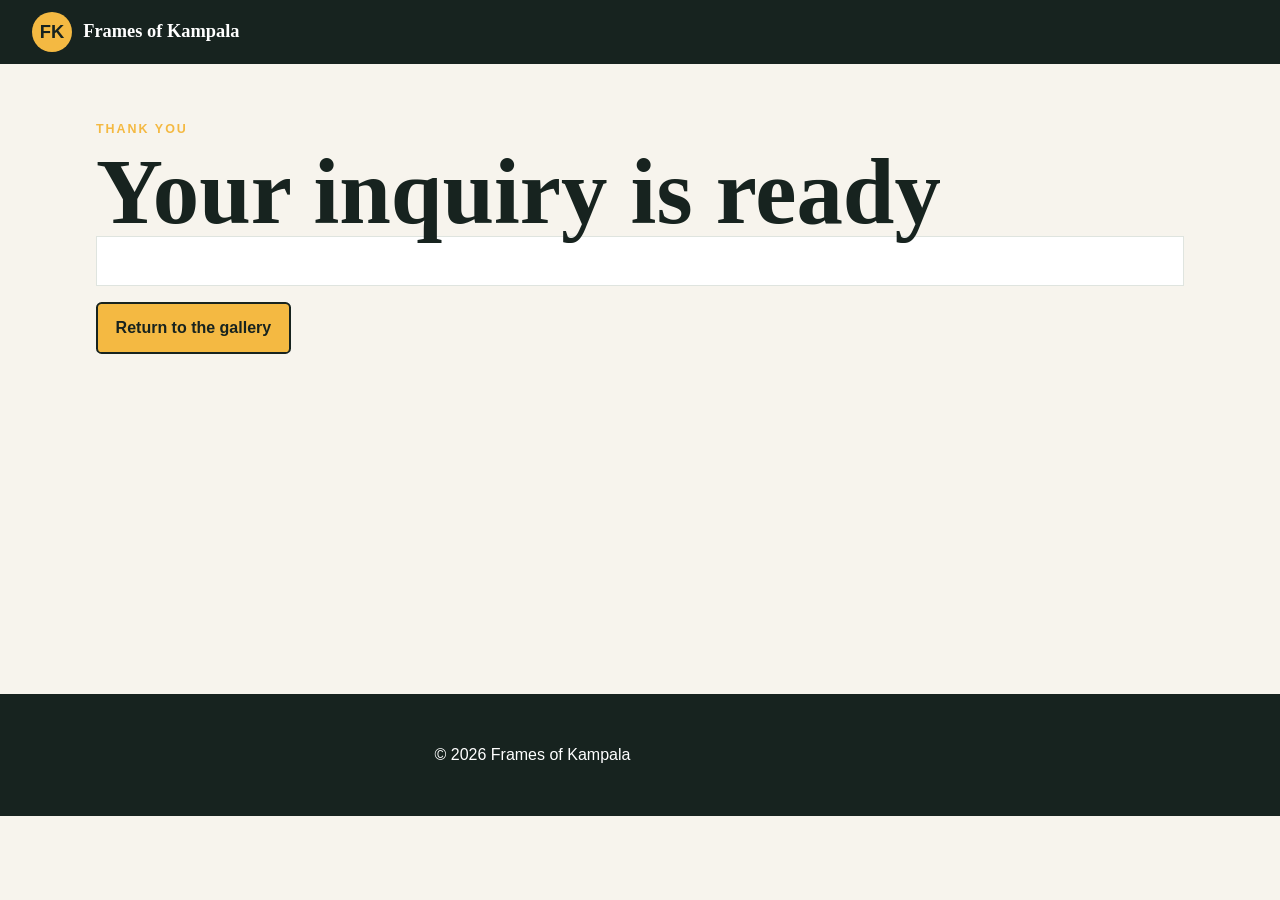
<file: finalproject/response.html>
<!doctype html>
<html lang="en">
<head>
  <meta charset="utf-8">
  <meta name="viewport" content="width=device-width, initial-scale=1">
  <meta name="description" content="Project inquiry confirmation for Frames of Kampala.">
  <meta name="author" content="Ronald Odongkara">
  <meta name="robots" content="noindex">
  <link rel="icon" href="images/favicon.svg" type="image/svg+xml">
  <link rel="stylesheet" href="styles/base.css">
  <script type="module" src="scripts/site-navigation.js"></script>
  <script type="module" src="scripts/response.js"></script>
  <title>Inquiry Received | Frames of Kampala</title>
</head>
<body>
  <a class="skip-link" href="#main-content">Skip to main content</a>
  <header class="site-header"><a class="brand" href="index.html"><span class="brand-mark" aria-hidden="true">FK</span><span>Frames of Kampala</span></a></header>
  <main id="main-content">
    <section class="section container" aria-labelledby="response-heading">
      <p class="eyebrow">Thank you</p>
      <h1 class="page-heading" id="response-heading">Your inquiry is ready</h1>
      <div class="status" id="response-data" aria-live="polite">Loading your submitted information…</div>
      <p><a class="button" href="gallery.html">Return to the gallery</a></p>
    </section>
  </main>
  <footer class="site-footer"><p>&copy; <span id="current-year"></span> Frames of Kampala</p></footer>
</body>
</html>
</file>
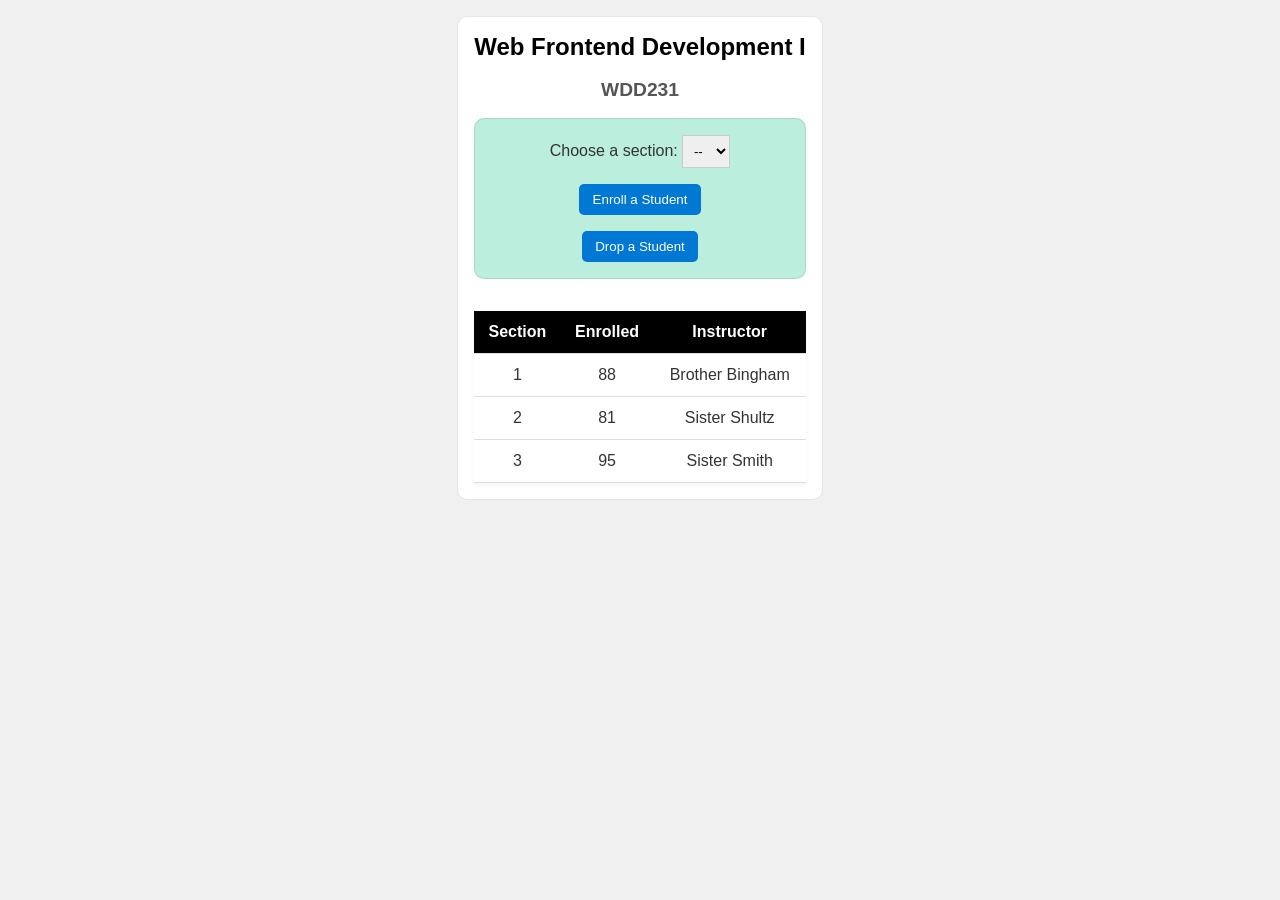
<file: week3/modules.html>
<!DOCTYPE html>
<html lang="en">

<head>
  <meta charset="UTF-8">
  <meta name="viewport" content="width=device-width, initial-scale=1.0">
  <title>Modules Example: Course and Sections</title>
  <link rel="stylesheet" href="styles/modules.css">
  <script type="module" src="scripts/modules.mjs"></script>
</head>

<body>
  <main>
    <h1 id="courseName"></h1>
    <h2 id="courseCode"></h2>

    <div id="enrollment">
      <label for="sectionNumber">Choose a section:</label>
      <select id="sectionNumber">
        <option value="0" disabled selected>--</option>
      </select>
      <button id="enrollStudent">Enroll a Student</button>
      <button id="dropStudent">Drop a Student</button>
    </div>

    <table>
      <thead>
        <tr>
          <th>Section</th>
          <th>Enrolled</th>
          <th>Instructor</th>
        </tr>
      </thead>
      <tbody id="sections"></tbody>
    </table>
  </main>
</body>

</html>
</file>
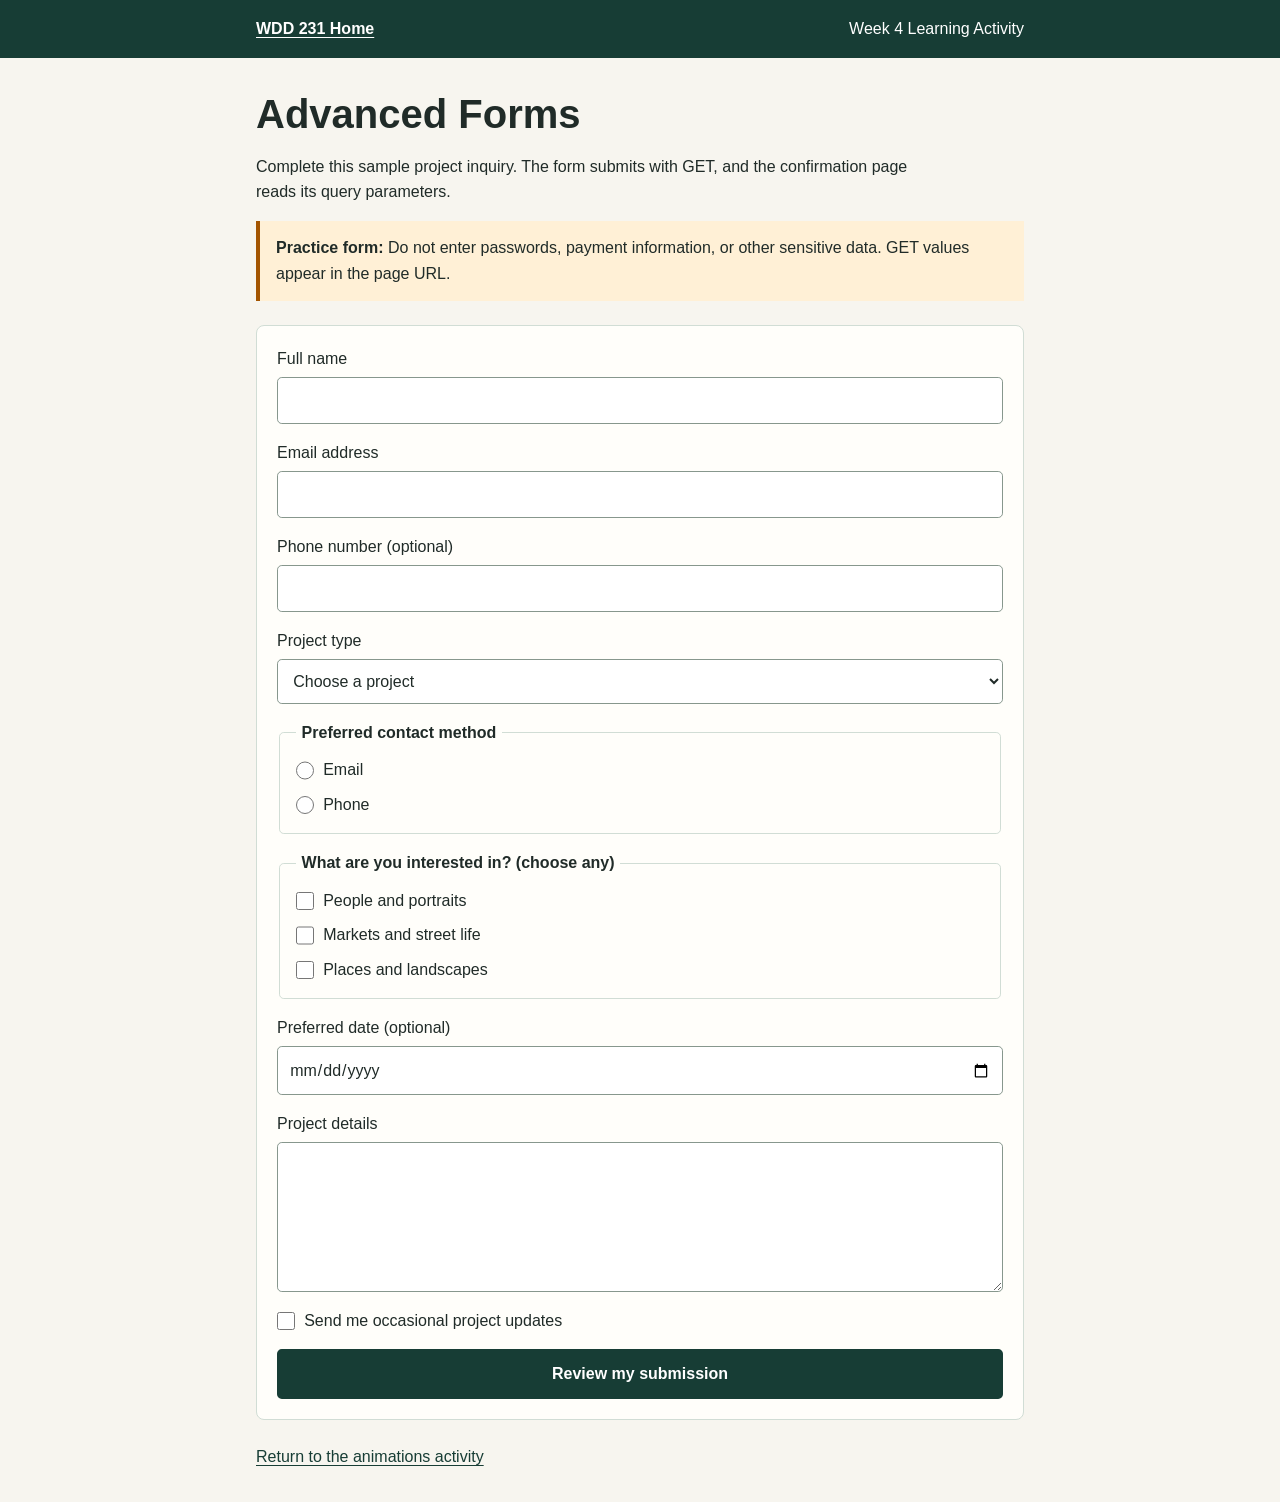
<file: week4/advanced-forms.html>
<!doctype html>
<html lang="en">
  <head>
    <meta charset="utf-8">
    <meta name="viewport" content="width=device-width, initial-scale=1">
    <meta name="description" content="Practice accessible HTML forms and display submitted values with URLSearchParams.">
    <meta name="author" content="Ronald Odongkara">
    <link rel="stylesheet" href="styles/forms.css">
    <title>Advanced Forms | WDD 231</title>
  </head>
  <body>
    <header class="page-header">
      <a href="../index.html">WDD 231 Home</a>
      <p>Week 4 Learning Activity</p>
    </header>
    <main>
      <h1>Advanced Forms</h1>
      <p class="intro">Complete this sample project inquiry. The form submits with GET, and the confirmation page reads its query parameters.</p>
      <p class="notice"><strong>Practice form:</strong> Do not enter passwords, payment information, or other sensitive data. GET values appear in the page URL.</p>

      <form class="form" action="form-action.html" method="get">
        <div class="field">
          <label for="full-name">Full name</label>
          <input id="full-name" name="full-name" type="text" autocomplete="name" required>
        </div>

        <div class="field">
          <label for="email">Email address</label>
          <input id="email" name="email" type="email" autocomplete="email" required>
        </div>

        <div class="field">
          <label for="phone">Phone number (optional)</label>
          <input id="phone" name="phone" type="tel" autocomplete="tel">
        </div>

        <div class="field">
          <label for="project">Project type</label>
          <select id="project" name="project" required>
            <option value="">Choose a project</option>
            <option value="portrait">Portrait session</option>
            <option value="street">Street photography</option>
            <option value="event">Event coverage</option>
            <option value="print">Print inquiry</option>
          </select>
        </div>

        <fieldset>
          <legend>Preferred contact method</legend>
          <label class="choice"><input type="radio" name="contact-method" value="email" required> Email</label>
          <label class="choice"><input type="radio" name="contact-method" value="phone"> Phone</label>
        </fieldset>

        <fieldset>
          <legend>What are you interested in? (choose any)</legend>
          <label class="choice"><input type="checkbox" name="interest" value="people"> People and portraits</label>
          <label class="choice"><input type="checkbox" name="interest" value="markets"> Markets and street life</label>
          <label class="choice"><input type="checkbox" name="interest" value="places"> Places and landscapes</label>
        </fieldset>

        <div class="field">
          <label for="date">Preferred date (optional)</label>
          <input id="date" name="date" type="date">
        </div>

        <div class="field">
          <label for="message">Project details</label>
          <textarea id="message" name="message" rows="5" required></textarea>
        </div>

        <label class="choice"><input type="checkbox" name="updates" value="yes"> Send me occasional project updates</label>
        <button class="submit-button" type="submit">Review my submission</button>
      </form>

      <p class="back-link"><a href="animations.html">Return to the animations activity</a></p>
    </main>
  </body>
</html>
</file>
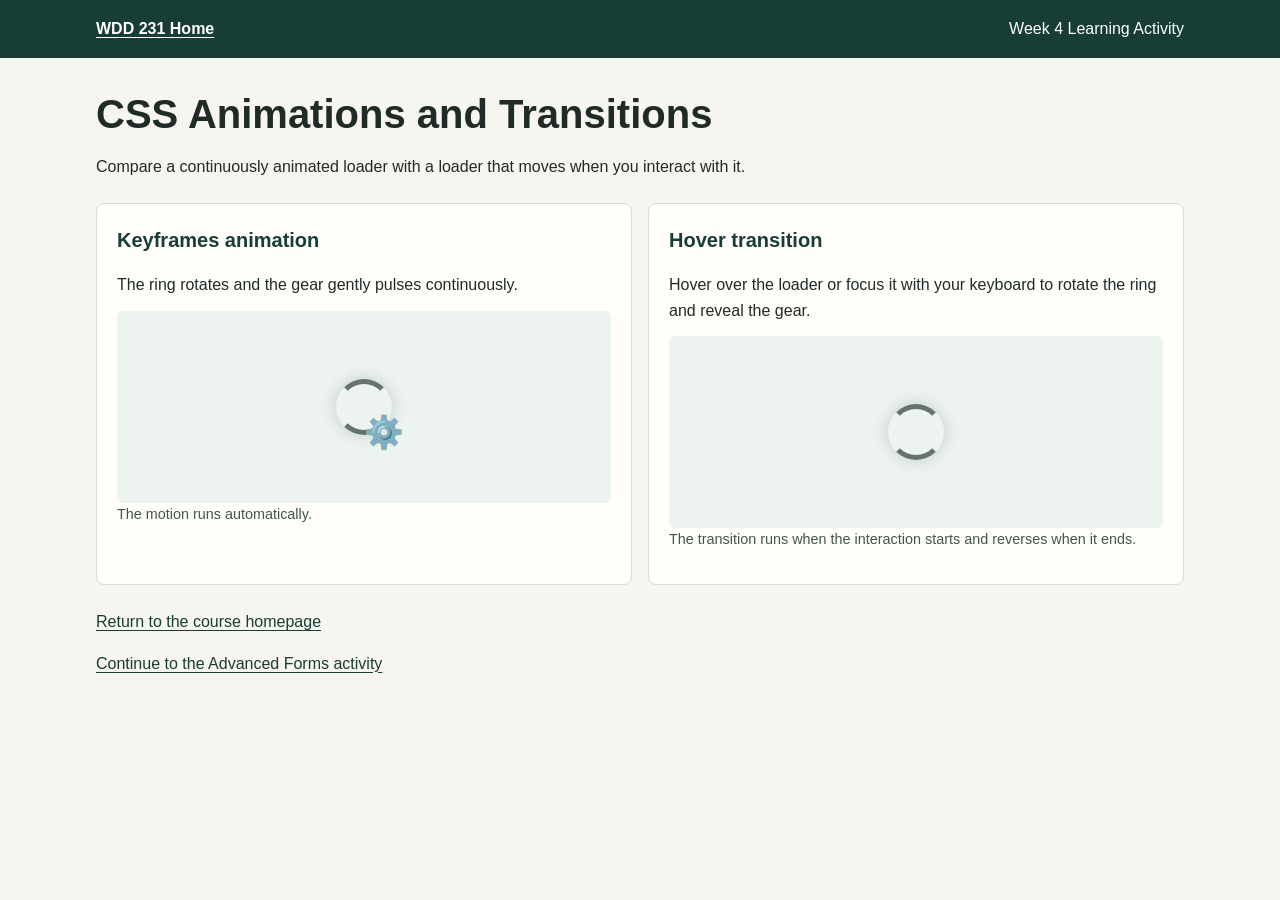
<file: week4/animations.html>
<!doctype html>
<html lang="en">
  <head>
    <meta charset="utf-8">
    <meta name="viewport" content="width=device-width, initial-scale=1">
    <meta name="description" content="Week 4 practice examples demonstrating CSS animations, transforms, transitions, and reduced-motion support.">
    <meta name="author" content="Ronald Odongkara">
    <link rel="stylesheet" href="styles/animations.css">
    <title>CSS Animations and Transitions | WDD 231</title>
  </head>
  <body>
    <header class="page-header">
      <a href="../index.html">WDD 231 Home</a>
      <p>Week 4 Learning Activity</p>
    </header>
    <main>
      <h1>CSS Animations and Transitions</h1>
      <p class="intro">Compare a continuously animated loader with a loader that moves when you interact with it.</p>

      <section class="demo-grid" aria-label="CSS motion examples">
        <article class="demo-card">
          <h2>Keyframes animation</h2>
          <p>The ring rotates and the gear gently pulses continuously.</p>
          <div class="demo-stage">
            <div class="loader" aria-hidden="true"></div>
          </div>
          <p class="hint">The motion runs automatically.</p>
        </article>

        <article class="demo-card">
          <h2>Hover transition</h2>
          <p>Hover over the loader or focus it with your keyboard to rotate the ring and reveal the gear.</p>
          <div class="demo-stage">
            <div class="loader-t" tabindex="0" role="img" aria-label="Interactive loader. Hover or focus to animate." ></div>
          </div>
          <p class="hint">The transition runs when the interaction starts and reverses when it ends.</p>
        </article>
      </section>

      <p class="back-link"><a href="../index.html">Return to the course homepage</a></p>
      <p><a href="advanced-forms.html">Continue to the Advanced Forms activity</a></p>
    </main>
  </body>
</html>
</file>
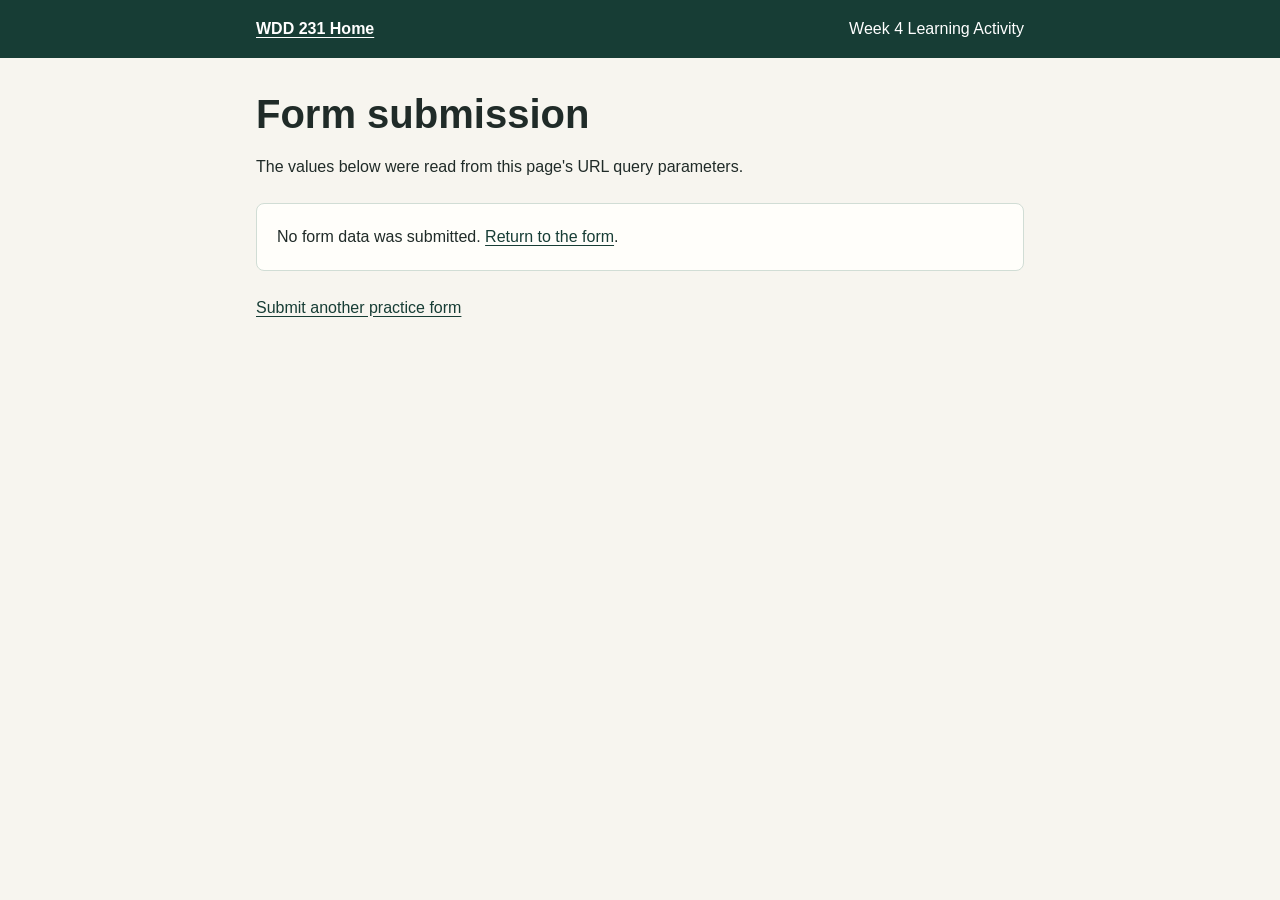
<file: week4/form-action.html>
<!doctype html>
<html lang="en">
  <head>
    <meta charset="utf-8">
    <meta name="viewport" content="width=device-width, initial-scale=1">
    <meta name="description" content="Review the values submitted in the WDD 231 advanced forms activity.">
    <meta name="author" content="Ronald Odongkara">
    <meta name="robots" content="noindex">
    <link rel="stylesheet" href="styles/forms.css">
    <script src="scripts/form-action.js" defer></script>
    <title>Form Submission | WDD 231</title>
  </head>
  <body>
    <header class="page-header">
      <a href="../index.html">WDD 231 Home</a>
      <p>Week 4 Learning Activity</p>
    </header>
    <main>
      <h1>Form submission</h1>
      <p class="intro">The values below were read from this page's URL query parameters.</p>
      <section id="submission" class="submission" aria-live="polite">
        <p>No form data was submitted. <a href="advanced-forms.html">Return to the form</a>.</p>
      </section>
      <p class="back-link"><a href="advanced-forms.html">Submit another practice form</a></p>
    </main>
  </body>
</html>
</file>
<file: chamber/styles/small.css>
:root {
  color-scheme: light;
  --color-page: #f7f5f0;
  --color-text: #26334b;
  --color-primary: #14284b;
  --color-primary-dark: #14284b;
  --color-primary-hover: #29436d;
  --color-surface: #fff;
  --color-surface-muted: #eeece6;
  --color-border: #dedbd2;
  --color-muted-text: #596477;
  --color-focus: #f2b544;
  --color-accent: #f2b544;
  font-family: "Inter", sans-serif;
  line-height: 1.6;
  color: var(--color-text);
  background-color: var(--color-page);
}

body {
  background:
    radial-gradient(ellipse at 95% 35%, rgb(242 181 68 / 10%), transparent 25rem),
    var(--color-page);
}

a {
  color: inherit;
}

.skip-link {
  position: absolute;
  z-index: 3;
  top: 0.5rem;
  left: 0.5rem;
  padding: 0.65rem 1rem;
  transform: translateY(-160%);
  border-radius: 0.3rem;
  background: #fff;
  color: var(--color-primary-dark);
  font-weight: 800;
}

.skip-link:focus {
  transform: translateY(0);
}

.site-header {
  position: relative;
  z-index: 2;
  display: flex;
  flex-wrap: wrap;
  align-items: center;
  justify-content: space-between;
  padding: 0 1rem;
  background: var(--color-primary-dark);
  color: #fff;
}

.site-brand {
  display: flex;
  align-items: center;
  gap: 0.7rem;
  min-height: 4.5rem;
  color: inherit;
  text-decoration: none;
}

.brand-mark {
  display: block;
  width: 3.2rem;
  height: 3.2rem;
  aspect-ratio: 1;
  padding: 0.18rem;
  border-radius: 0.55rem;
  background: var(--color-page);
  object-fit: contain;
  flex: 0 0 auto;
}

.brand-copy {
  display: grid;
  line-height: 1.15;
}

.brand-name {
  font-family: "Space Grotesk", sans-serif;
  font-size: 1.1rem;
  font-weight: 800;
  letter-spacing: 0.03em;
}

.brand-subtitle {
  margin-top: 0.2rem;
  color: #e1e7f0;
  font-size: 0.76rem;
  letter-spacing: 0.04em;
}

.menu-toggle {
  display: none;
  width: 2.75rem;
  height: 2.75rem;
  align-items: center;
  justify-content: center;
  border: 1px solid rgb(255 255 255 / 55%);
  border-radius: 0.3rem;
  background: transparent;
  color: #fff;
}

.menu-toggle:focus-visible,
.site-nav a:focus-visible,
.view-button:focus-visible,
.button:focus-visible {
  outline: 3px solid var(--color-focus);
  outline-offset: 3px;
}

.menu-icon,
.menu-icon::before,
.menu-icon::after {
  display: block;
  width: 1.35rem;
  height: 2px;
  border-radius: 2px;
  background: currentColor;
}

.menu-icon {
  position: relative;
}

.menu-icon::before,
.menu-icon::after {
  position: absolute;
  left: 0;
  content: "";
}

.menu-icon::before {
  top: -0.4rem;
}

.menu-icon::after {
  top: 0.4rem;
}

.site-nav {
  display: grid;
  flex-basis: 100%;
  background: var(--color-primary-dark);
}

.js .menu-toggle {
  display: flex;
}

.js .site-nav {
  display: none;
}

.js .site-nav.is-open {
  display: grid;
}

.site-nav a {
  padding: 0.75rem 1rem;
  border-top: 1px solid rgb(255 255 255 / 15%);
  border-radius: 999px;
  color: #fff;
  font-size: 0.9rem;
  font-weight: 700;
  text-decoration: none;
}

.site-nav a:hover,
.site-nav a:focus-visible,
.site-nav a[aria-current="page"] {
  background: var(--color-primary-hover);
}

.site-nav .nav-cta {
  background: var(--color-accent);
  color: var(--color-primary-dark);
}

.site-nav .nav-cta:hover,
.site-nav .nav-cta:focus-visible {
  background: #ffd77a;
}

main {
  width: 100%;
}

.page-intro {
  position: relative;
  isolation: isolate;
  display: grid;
  grid-template-columns: minmax(0, 1fr);
  align-items: center;
  gap: 2rem;
  min-height: 29rem;
  overflow: hidden;
  padding: 3.5rem max(1rem, calc((100% - 72rem) / 2));
  background:
    radial-gradient(ellipse at 82% 15%, rgb(242 181 68 / 17%), transparent 30rem),
    linear-gradient(118deg, #14284b 0%, #1b3765 54%, #294b78 100%);
  background-color: #14284b;
  color: #fff;
}

.page-intro::before,
.page-intro::after {
  position: absolute;
  z-index: -1;
  border: 1px solid rgb(255 255 255 / 10%);
  border-radius: 50%;
  content: "";
}

.page-intro::before {
  right: -9rem;
  bottom: -16rem;
  width: 35rem;
  aspect-ratio: 1;
}

.page-intro::after {
  right: -2rem;
  bottom: -9rem;
  width: 20rem;
  aspect-ratio: 1;
}

.hero-content {
  position: relative;
  z-index: 1;
  max-width: 39rem;
}

.eyebrow {
  margin-bottom: 0.45rem;
  color: #72500b;
  font-size: 0.72rem;
  font-weight: 800;
  letter-spacing: 0.16em;
  text-transform: uppercase;
}

.page-intro .eyebrow {
  display: flex;
  align-items: center;
  gap: 0.65rem;
  margin-bottom: 1.2rem;
  color: #ffd77a;
}

.eyebrow-dot {
  width: 0.55rem;
  height: 0.55rem;
  flex: 0 0 auto;
  border-radius: 50%;
  background: var(--color-accent);
  box-shadow: 0 0 0 0.3rem rgb(242 181 68 / 18%);
}

h1,
h2,
h3 {
  font-family: "Space Grotesk", sans-serif;
  line-height: 1.15;
}

.page-intro h1 {
  max-width: 42rem;
  margin-bottom: 1rem;
  color: #fff;
  font-size: clamp(2.85rem, 11vw, 5.75rem);
  font-weight: 800;
  letter-spacing: -0.075em;
  line-height: 0.99;
}

.page-intro h1 span {
  color: var(--color-accent);
}

.page-intro .intro-copy {
  max-width: 33rem;
  margin-bottom: 1.7rem;
  color: #e1e7f0;
  font-size: clamp(1rem, 2vw, 1.12rem);
  line-height: 1.8;
}

.text-link {
  display: inline-flex;
  min-height: 3.2rem;
  align-items: center;
  gap: 0.8rem;
  padding: 0.7rem 1.2rem;
  border-radius: 999px;
  background: var(--color-accent);
  color: var(--color-primary-dark);
  font-weight: 800;
  text-decoration: none;
}

.text-link:hover {
  transform: translateY(-2px);
  background: #ffd77a;
}

.hero-art {
  position: relative;
  display: none;
  width: min(100%, 23rem);
  aspect-ratio: 1;
  justify-self: center;
}

.hero-sun {
  position: absolute;
  top: 11%;
  left: 19%;
  width: 63%;
  aspect-ratio: 1;
  border-radius: 50%;
  background:
    radial-gradient(circle at 30% 27%, #fff6d8, transparent 38%),
    linear-gradient(140deg, #ffe19a, #f2b544 64%, #c98a12);
  box-shadow: 0 1.5rem 5rem rgb(242 181 68 / 20%);
}

.hero-ring {
  position: absolute;
  top: 4%;
  left: 12%;
  width: 77%;
  aspect-ratio: 1;
  border: 1px solid rgb(255 255 255 / 22%);
  border-radius: 50%;
}

.hero-ring-two {
  top: 0;
  left: 5%;
  width: 91%;
  border-style: dashed;
  border-color: rgb(255 255 255 / 17%);
}

.hero-note {
  position: absolute;
  right: -1%;
  bottom: 18%;
  display: flex;
  align-items: center;
  gap: 0.8rem;
  padding: 0.85rem 1.15rem;
  border: 1px solid rgb(255 255 255 / 22%);
  border-radius: 0.8rem;
  background: #14284b;
  color: #fff;
  font-size: 0.88rem;
  font-weight: 800;
  line-height: 1.35;
  backdrop-filter: blur(12px);
}

.hero-note-star {
  color: var(--color-accent);
  font-size: 1.75rem;
}

.hero-coordinate {
  position: absolute;
  bottom: 2%;
  left: 22%;
  color: #d6deed;
  font-size: 0.7rem;
  letter-spacing: 0.08em;
  line-height: 1.55;
}

.directory-section,
.membership-banner {
  width: min(100% - 2rem, 72rem);
  margin-right: auto;
  margin-left: auto;
}

.directory-section {
  padding-top: 2.75rem;
  padding-bottom: 3.75rem;
}

.section-heading {
  display: flex;
  flex-wrap: wrap;
  align-items: end;
  justify-content: space-between;
  gap: 0.5rem 1rem;
  margin-bottom: 1.7rem;
}

.section-heading .eyebrow {
  margin-bottom: 0.45rem;
}

.section-heading h2 {
  color: var(--color-primary-dark);
  font-size: clamp(1.8rem, 5vw, 2.5rem);
  font-weight: 800;
  letter-spacing: -0.055em;
}

.sample-note {
  margin-bottom: 0.2rem;
  padding: 0.35rem 0.75rem;
  border: 1px solid var(--color-border);
  border-radius: 999px;
  background: #fff;
  color: var(--color-muted-text);
  font-size: 0.78rem;
}

.directory-tools {
  display: grid;
  gap: 1rem;
  margin-bottom: 1.1rem;
}

.search-field {
  display: flex;
  min-height: 3.5rem;
  align-items: center;
  gap: 0.6rem;
  padding: 0 0.9rem;
  border: 1px solid #e1e6dd;
  border-radius: 0.65rem;
  background: #fff;
  box-shadow: 0 0.5rem 1.5rem rgb(25 48 36 / 5%);
}

.search-field:focus-within {
  outline: 3px solid rgb(242 181 68 / 70%);
  outline-offset: 2px;
}

.search-icon {
  color: #294b78;
  font-size: 1.6rem;
  line-height: 1;
}

.search-field input {
  width: 100%;
  min-width: 0;
  border: 0;
  outline: 0;
  background: transparent;
  color: var(--color-text);
  font: inherit;
}

.search-field input::placeholder {
  color: #6b7971;
  opacity: 1;
}

.view-controls {
  display: flex;
  justify-content: stretch;
  gap: 0.5rem;
}

.view-button {
  min-height: 3.3rem;
  flex: 1;
  border: 1px solid #dce4dc;
  border-radius: 0.65rem;
  background: #fff;
  color: #3a5148;
  font-weight: 800;
}

.view-button span {
  margin-right: 0.3rem;
}

.view-button:hover,
.view-button.is-active {
  border-color: var(--color-primary);
  background: var(--color-primary);
  color: #fff;
}

.results-count {
  min-height: 1.6rem;
  margin-bottom: 1rem;
  color: var(--color-muted-text);
  font-size: 0.84rem;
}

.member-grid {
  display: grid;
  grid-template-columns: minmax(0, 1fr);
  gap: 1.1rem;
}

.member-card {
  display: grid;
  grid-template-columns: auto minmax(0, 1fr);
  align-items: start;
  gap: 0.9rem 1rem;
  min-width: 0;
  padding: 1.2rem;
  border: 1px solid #e5e9e2;
  border-radius: 0.85rem;
  background: #fff;
  box-shadow: 0 0.65rem 2rem rgb(24 52 41 / 5%);
  transition: transform 180ms ease, box-shadow 180ms ease, border-color 180ms ease;
}

.member-cover {
  grid-column: 1 / -1;
  width: calc(100% + 2.4rem);
  height: 9rem;
  margin: -1.2rem -1.2rem -2.35rem;
  border-radius: 0.85rem 0.85rem 0 0;
  object-fit: cover;
  object-position: center 45%;
}

.member-card:hover {
  transform: translateY(-4px);
  border-color: #c7d7c8;
  box-shadow: 0 1rem 2.5rem rgb(24 52 41 / 10%);
}

.member-logo {
  position: relative;
  z-index: 1;
  width: 4.4rem;
  aspect-ratio: 1;
  padding: 0.2rem;
  border: 3px solid #fff;
  border-radius: 1rem;
  background: #fff;
  object-fit: cover;
  box-shadow: 0 0.25rem 0.75rem rgb(24 52 41 / 16%);
}

.member-heading {
  min-width: 0;
  align-self: center;
}

.member-heading h3 {
  margin-bottom: 0.15rem;
  color: var(--color-primary-dark);
  font-size: 1.04rem;
  font-weight: 800;
  letter-spacing: -0.025em;
  overflow-wrap: anywhere;
}

.member-category {
  color: var(--color-muted-text);
  font-size: 0.88rem;
}

.membership-level {
  grid-column: 2;
  justify-self: start;
  padding: 0.25rem 0.7rem;
  border-radius: 999px;
  background: #e7f2cf;
  color: #375d38;
  font-size: 0.72rem;
  font-weight: 800;
  letter-spacing: 0.01em;
}

.membership-level[data-level="3"] {
  background: #fff0bd;
  color: #765411;
}

.membership-level[data-level="2"] {
  background: #e9edf0;
  color: #465563;
}

.member-details {
  display: grid;
  grid-column: 1 / -1;
  gap: 0.5rem;
  min-width: 0;
  padding-top: 0.9rem;
  border-top: 1px solid #e8ece6;
  font-size: 0.84rem;
}

.member-details div {
  display: grid;
  grid-template-columns: 4.4rem minmax(0, 1fr);
  gap: 0.5rem;
}

.member-details dt {
  color: var(--color-muted-text);
  font-weight: 700;
}

.member-details dd {
  min-width: 0;
  overflow-wrap: anywhere;
}

.member-details a {
  color: #294b78;
  font-weight: 700;
  text-underline-offset: 0.15em;
}

.member-grid.is-list {
  grid-template-columns: minmax(0, 1fr);
}

.member-grid.is-list .member-card {
  grid-template-columns: minmax(0, 1fr);
  align-items: start;
  gap: 0.55rem 0.85rem;
  padding: 1rem 0.25rem;
  border: 0;
  border-bottom: 1px solid var(--color-border);
  border-radius: 0;
  background: transparent;
  box-shadow: none;
}

.member-grid.is-list .member-card:hover {
  transform: none;
  border-color: var(--color-border);
  background: rgb(20 40 75 / 3%);
  box-shadow: none;
}

.member-grid.is-list .member-logo {
  display: none;
}

.member-grid.is-list .member-cover {
  display: none;
}

.member-grid.is-list .member-heading {
  grid-column: 1;
  grid-row: 1;
}

.member-grid.is-list .membership-level {
  grid-column: 1;
  grid-row: 2;
  justify-self: start;
}

.member-grid.is-list .member-details {
  grid-column: 1;
  grid-template-columns: repeat(auto-fit, minmax(min(100%, 12rem), 1fr));
  gap: 0.35rem 1rem;
  padding-top: 0.15rem;
  border-top: 0;
}

.member-grid.is-list .member-details div {
  grid-template-columns: 3.8rem minmax(0, 1fr);
}

.directory-message {
  grid-column: 1 / -1;
  padding: 1.25rem;
  border: 1px solid var(--color-border);
  border-radius: 0.45rem;
  background: var(--color-surface);
}

.photo-attributions {
  margin-top: 1.25rem;
  padding: 0.9rem 1rem;
  border: 1px solid var(--color-border);
  border-radius: 0.55rem;
  background: #fff;
  color: var(--color-muted-text);
  font-size: 0.82rem;
}

.photo-attributions summary {
  color: var(--color-primary-dark);
  font-weight: 800;
  cursor: pointer;
}

.photo-attributions p {
  margin: 0.7rem 0 0.4rem;
}

.photo-attributions ul {
  display: grid;
  gap: 0.35rem;
  margin: 0;
  padding-left: 1.2rem;
}

.photo-attributions a {
  color: #245c43;
  text-underline-offset: 0.15em;
}

.membership-banner {
  position: relative;
  isolation: isolate;
  display: grid;
  gap: 1.25rem;
  align-items: center;
  overflow: hidden;
  margin-bottom: 4rem;
  padding: clamp(1.5rem, 6vw, 3.5rem);
  border-radius: 1rem;
  background:
    radial-gradient(circle at 95% 5%, rgb(242 181 68 / 20%), transparent 16rem),
    linear-gradient(120deg, #14284b, #294b78);
  background-color: #14284b;
  box-shadow: 0 1.25rem 3rem rgb(20 40 75 / 16%);
  color: #fff;
}

.membership-banner::after {
  position: absolute;
  z-index: -1;
  top: -5rem;
  right: -3rem;
  width: 17rem;
  aspect-ratio: 1;
  border: 1px solid rgb(255 255 255 / 15%);
  border-radius: 50%;
  box-shadow: 0 0 0 2.5rem rgb(255 255 255 / 3%), 0 0 0 5rem rgb(255 255 255 / 3%);
  content: "";
}

.membership-banner .eyebrow {
  color: var(--color-accent);
}

.membership-banner h2 {
  max-width: 38rem;
  margin-bottom: 0.65rem;
  font-size: clamp(1.6rem, 5vw, 2.25rem);
  font-weight: 800;
  letter-spacing: -0.045em;
}

.membership-banner p:not(.eyebrow) {
  max-width: 43rem;
  color: #e1e7f0;
}

.button {
  display: inline-flex;
  min-height: 3.1rem;
  align-items: center;
  justify-content: center;
  justify-self: start;
  padding: 0.75rem 1.25rem;
  border-radius: 999px;
  font-weight: 800;
  text-decoration: none;
}

.button-light {
  background: var(--color-accent);
  color: var(--color-primary-dark);
}

.button-light:hover {
  background: #ffd77a;
}

.site-footer {
  padding: 2rem 1rem;
  background: var(--color-primary-dark);
  color: #fff;
}

.footer-main,
.footer-meta {
  display: grid;
  gap: 1rem;
}

.footer-brand {
  justify-self: start;
}

.footer-block h2 {
  margin-bottom: 0.5rem;
  color: #fff;
  font-size: 0.9rem;
  font-weight: 800;
}

.site-footer address {
  color: #e2ebe5;
  font-size: 0.9rem;
  font-style: normal;
}

.site-footer address a {
  color: var(--color-accent);
}

.footer-course {
  margin: 0;
  color: #e2ebe5;
  font-size: 0.9rem;
}

.footer-updated {
  margin: 0.65rem 0 0;
  color: #d7e4dc;
  font-size: 0.82rem;
}

.footer-meta {
  gap: 0.35rem;
  margin-top: 1.5rem;
  padding-top: 1rem;
  border-top: 1px solid rgb(255 255 255 / 20%);
  color: #d7e4dc;
  font-size: 0.82rem;
}

.visually-hidden {
  position: absolute;
  width: 1px;
  height: 1px;
  overflow: hidden;
  clip: rect(0, 0, 0, 0);
  white-space: nowrap;
  clip-path: inset(50%);
}

@media (prefers-reduced-motion: no-preference) {
  .skip-link,
  .text-link,
  .button,
  .view-button {
    transition: background-color 160ms ease, color 160ms ease, transform 160ms ease;
  }
}
</file>
<file: chamber/styles/larger.css>
@media (min-width: 40rem) {
  .site-header {
    padding-right: max(1rem, calc((100% - 76rem) / 2));
    padding-left: max(1rem, calc((100% - 76rem) / 2));
  }

  .menu-toggle,
  .js .menu-toggle {
    display: none;
  }

  .site-nav,
  .js .site-nav,
  .js .site-nav.is-open {
    display: flex;
    flex-basis: auto;
    align-items: center;
    gap: 0.25rem;
    background: transparent;
  }

  .site-nav a {
    border: 0;
  }

  .page-intro {
    grid-template-columns: minmax(0, 1.2fr) minmax(15rem, 0.8fr);
    min-height: 31rem;
  }

  .hero-art {
    display: block;
  }

  .directory-tools {
    grid-template-columns: minmax(0, 1fr) auto;
  }

  .view-controls {
    justify-content: end;
  }

  .view-button {
    min-width: 6rem;
    flex: initial;
    padding: 0.45rem 0.8rem;
  }

  .member-grid:not(.is-list) {
    grid-template-columns: repeat(2, minmax(0, 1fr));
  }

  .member-grid.is-list .member-card {
    grid-template-columns: minmax(0, 1fr) auto;
    align-items: start;
  }

  .member-grid.is-list .membership-level {
    grid-column: 2;
    grid-row: 1;
    justify-self: end;
  }

  .member-grid.is-list .member-details {
    grid-column: 1 / -1;
    grid-template-columns: repeat(3, minmax(0, 1fr));
  }

  .membership-banner {
    grid-template-columns: minmax(0, 1fr) auto;
  }

  .button {
    justify-self: end;
  }

  .site-footer {
    padding-right: max(1rem, calc((100% - 72rem) / 2));
    padding-left: max(1rem, calc((100% - 72rem) / 2));
  }

  .footer-main {
    grid-template-columns: 1fr 1fr 1fr;
    align-items: center;
  }

  .footer-meta {
    grid-template-columns: 1fr;
  }
}

@media (min-width: 64rem) {
  .hero-art {
    width: min(100%, 27rem);
  }

  .member-grid:not(.is-list) {
    grid-template-columns: repeat(3, minmax(0, 1fr));
  }
}
</file>
<file: chamber/styles/home.css>
.home-hero .home-hero-art {
  display: block;
  width: min(100%, 34rem);
  aspect-ratio: auto;
  margin: 0;
  overflow: hidden;
  border: 1px solid rgb(255 255 255 / 18%);
  border-radius: 1rem;
  background: #14284b;
  box-shadow: 0 1.5rem 4rem rgb(0 0 0 / 22%);
}

.home-hero-image {
  display: block;
  width: 100%;
  height: auto;
}

.hero-actions {
  display: flex;
  flex-wrap: wrap;
  align-items: center;
  gap: 0.9rem 1.25rem;
}

.hero-secondary-link {
  color: #fff;
  font-size: 0.92rem;
  font-weight: 700;
  text-underline-offset: 0.2em;
}

.home-content {
  width: min(100% - 2rem, 72rem);
  margin: 0 auto;
}

.home-overview {
  display: grid;
  gap: 1.25rem;
  padding: 2.5rem 0;
}

.home-panel,
.spotlight-card {
  min-width: 0;
  border: 1px solid #e5e9e2;
  border-radius: 0.9rem;
  background: #fff;
  box-shadow: 0 0.65rem 2rem rgb(24 52 41 / 5%);
}

.home-panel {
  padding: clamp(1.2rem, 4vw, 1.8rem);
}

.home-panel .section-heading {
  align-items: center;
  margin-bottom: 1rem;
}

.home-panel .section-heading h2,
.spotlights-section .section-heading h2 {
  color: var(--color-primary-dark);
  font-size: clamp(1.45rem, 4vw, 1.9rem);
  font-weight: 800;
  letter-spacing: -0.045em;
}

.panel-icon {
  display: grid;
  width: 2.8rem;
  flex: 0 0 auto;
  aspect-ratio: 1;
  place-items: center;
  border-radius: 50%;
  background: #eeece6;
  color: #294b78;
  font-size: 1.25rem;
}

.events-panel .sample-note {
  display: inline-block;
  margin: 0 0 0.75rem;
  font-size: 0.72rem;
}

.event-list {
  display: grid;
  gap: 0;
  margin: 0;
  padding: 0;
  list-style: none;
}

.event-item {
  display: grid;
  grid-template-columns: 3.5rem minmax(0, 1fr);
  gap: 0.85rem;
  padding: 1rem 0;
  border-top: 1px solid var(--color-border);
}

.event-date {
  display: grid;
  align-content: start;
  justify-items: center;
  padding: 0.45rem 0.25rem;
  border-radius: 0.55rem;
  background: #eeece6;
  color: #294b78;
  font-size: 0.72rem;
  font-weight: 800;
  text-transform: uppercase;
}

.event-date span {
  color: var(--color-primary-dark);
  font-size: 1.25rem;
  line-height: 1.25;
}

.event-item h3 {
  margin: 0.1rem 0 0.3rem;
  color: var(--color-primary-dark);
  font-size: 0.98rem;
}

.event-item p {
  margin-bottom: 0.3rem;
  color: var(--color-muted-text);
  font-size: 0.82rem;
}

.event-meta,
.weather-source,
.weather-updated {
  font-size: 0.75rem;
}

.event-meta {
  color: var(--color-muted-text);
}

.weather-panel {
  color: #fff;
  background:
    radial-gradient(circle at 100% 0, rgb(242 181 68 / 18%), transparent 14rem),
    linear-gradient(145deg, #14284b, #294b78);
  border-color: transparent;
}

.weather-panel .eyebrow {
  color: #ffd77a;
}

.weather-panel .section-heading h2 {
  color: #fff;
}

.weather-icon {
  background: rgb(255 255 255 / 13%);
  color: #ffd77a;
  font-size: 1.55rem;
}

.weather-temperature {
  margin: 1.25rem 0 0;
  font-size: clamp(3rem, 10vw, 4rem);
  font-weight: 800;
  letter-spacing: -0.07em;
  line-height: 1;
}

.weather-description {
  margin: 0.35rem 0 1.35rem;
  color: #e2ebe5;
  font-size: 1.05rem;
  text-transform: capitalize;
}

.weather-details {
  display: grid;
  grid-template-columns: repeat(2, minmax(0, 1fr));
  gap: 0.75rem;
  margin: 0;
  padding: 1rem 0;
  border-top: 1px solid rgb(255 255 255 / 20%);
  border-bottom: 1px solid rgb(255 255 255 / 20%);
}

.weather-details div {
  display: grid;
  gap: 0.2rem;
}

.weather-details dt,
.weather-source,
.weather-updated {
  color: #d7e4dc;
  font-size: 0.78rem;
}

.weather-details dd {
  margin: 0;
  color: #fff;
  font-size: 1rem;
  font-weight: 800;
}

.weather-updated {
  min-height: 1.2em;
  margin: 0.9rem 0 0.2rem;
}

.forecast-heading {
  margin: 1.25rem 0 0.65rem;
  color: #fff;
  font-size: 0.9rem;
}

.weather-forecast {
  display: grid;
  gap: 0.45rem;
  margin: 0 0 0.9rem;
  padding: 0;
  list-style: none;
}

.forecast-day {
  display: flex;
  align-items: center;
  justify-content: space-between;
  gap: 0.75rem;
  padding: 0.55rem 0.7rem;
  border: 1px solid rgb(255 255 255 / 14%);
  border-radius: 0.5rem;
  background: rgb(255 255 255 / 7%);
}

.forecast-date {
  color: #e2ebe5;
  font-size: 0.82rem;
  font-weight: 700;
}

.forecast-range {
  color: #fff;
  font-size: 0.85rem;
  font-weight: 800;
  white-space: nowrap;
}

.weather-source {
  margin: 0;
}

.spotlights-section {
  padding: 1rem 0 3rem;
}

.spotlights-section .section-heading {
  margin-bottom: 1.25rem;
}

.section-link {
  color: #294b78;
  font-size: 0.88rem;
  font-weight: 800;
  text-underline-offset: 0.2em;
}

.spotlights-grid {
  display: grid;
  gap: 1rem;
}

.spotlights-message {
  grid-column: 1 / -1;
  margin: 0;
  padding: 1rem;
  border: 1px solid var(--color-border);
  border-radius: 0.7rem;
  background: #fff;
  color: var(--color-muted-text);
}

.spotlight-card {
  display: grid;
  grid-template-columns: 3.5rem minmax(0, 1fr);
  align-items: start;
  gap: 0.8rem;
  padding: 1.15rem;
}

.spotlight-card img {
  width: 3.5rem;
  aspect-ratio: 1;
  border-radius: 0.7rem;
  object-fit: cover;
}

.spotlight-copy {
  min-width: 0;
}

.spotlight-category {
  margin: 0 0 0.25rem;
  color: #72500b;
  font-size: 0.7rem;
  font-weight: 800;
  letter-spacing: 0.08em;
  text-transform: uppercase;
}

.spotlight-copy h3 {
  margin: 0.35rem 0 0.65rem;
  color: var(--color-primary-dark);
  font-size: 1rem;
}

.spotlight-membership {
  display: inline-block;
  padding: 0.2rem 0.55rem;
  border-radius: 999px;
  background: #e9edf0;
  color: #465563;
  font-size: 0.68rem;
  font-weight: 800;
}

.spotlight-card[data-level="2"] {
  border-top: 3px solid #9aa8b2;
}

.spotlight-card[data-level="3"] {
  border-top: 3px solid #d5a82f;
}

.spotlight-card[data-level="3"] .spotlight-membership {
  background: #fff0bd;
  color: #765411;
}

.spotlight-card[data-level="2"] .spotlight-membership {
  background: #e9edf0;
  color: #465563;
}

.spotlight-details {
  display: grid;
  grid-template-columns: 3.3rem minmax(0, 1fr);
  gap: 0.35rem 0.5rem;
  margin: 0;
  padding-top: 0.65rem;
  border-top: 1px solid var(--color-border);
  font-size: 0.76rem;
}

.spotlight-details dt {
  color: var(--color-muted-text);
  font-weight: 700;
}

.spotlight-details dd {
  min-width: 0;
  margin: 0;
  overflow-wrap: anywhere;
}

.spotlight-details a {
  color: #294b78;
  font-weight: 700;
  text-underline-offset: 0.15em;
}

.hero-secondary-link:focus-visible,
.section-link:focus-visible,
.spotlight-details a:focus-visible {
  outline: 3px solid var(--color-primary-hover);
  outline-offset: 3px;
}

.home-content .membership-banner {
  width: 100%;
  margin-bottom: 3.5rem;
}

@media (min-width: 40rem) {
  .spotlights-grid {
    grid-template-columns: repeat(2, minmax(0, 1fr));
  }
}

@media (min-width: 48rem) {
  .home-overview {
    grid-template-columns: minmax(0, 1.55fr) minmax(17rem, 0.8fr);
    align-items: stretch;
  }
}

@media (min-width: 64rem) {
  .spotlights-grid {
    grid-template-columns: repeat(3, minmax(0, 1fr));
  }
}
</file>
<file: finalproject/styles/base.css>
:root{--ink:#17231f;--paper:#f7f4ed;--gold:#f4b942;--sage:#9db9a4;--muted:#66736d;--white:#fff;--line:#dfe4df;--serif:Georgia,"Times New Roman",serif;--sans:Arial,Helvetica,sans-serif}*{box-sizing:border-box}html{scroll-behavior:smooth}body{margin:0;color:var(--ink);background:var(--paper);font-family:var(--sans);line-height:1.6}img{display:block;max-width:100%;height:auto}a{color:inherit}.skip-link{position:absolute;left:.75rem;top:.5rem;z-index:20;transform:translateY(-200%);background:var(--ink);color:var(--white);padding:.6rem 1rem}.skip-link:focus{transform:none}.site-header{display:flex;align-items:center;justify-content:space-between;gap:1rem;padding:.75rem 1rem;background:var(--ink);color:var(--white)}.brand{display:flex;align-items:center;gap:.7rem;text-decoration:none;font-family:var(--serif);font-size:1.15rem;font-weight:700}.brand-mark{display:grid;width:2.5rem;aspect-ratio:1;place-items:center;border-radius:50%;background:var(--gold);color:var(--ink);font-family:var(--sans)}.menu-toggle{width:2.75rem;height:2.75rem;border:1px solid rgb(255 255 255 /.4);background:transparent;color:var(--white);cursor:pointer}.menu-icon,.menu-icon::before,.menu-icon::after{display:block;width:1.25rem;height:2px;margin:auto;background:currentColor;content:""}.menu-icon{position:relative}.menu-icon::before{position:absolute;top:-.38rem}.menu-icon::after{position:absolute;top:.38rem}.site-nav{display:none;width:100%;gap:.25rem}.site-nav.is-open{display:grid}.site-nav a{padding:.7rem 1rem;text-decoration:none;border-radius:.35rem}.site-nav a[aria-current="page"]{background:var(--gold);color:var(--ink)}main{min-height:70vh}.container{width:min(100% - 2rem,68rem);margin-inline:auto}.hero{display:grid;min-height:31rem;align-items:end;background:linear-gradient(130deg,rgb(23 35 31 /.22),rgb(23 35 31 /.78)),url("../images/hero.svg") center/cover;color:var(--white)}.hero-copy{padding:4rem 0 3rem}.eyebrow{margin:0 0 .5rem;color:var(--gold);font-size:.78rem;font-weight:800;letter-spacing:.16em;text-transform:uppercase}.hero h1,.page-heading{margin:0;font-family:var(--serif);font-size:clamp(2.7rem,12vw,5.8rem);line-height:.95}.hero p:not(.eyebrow){max-width:38rem;font-size:1.12rem}.button{display:inline-flex;align-items:center;justify-content:center;min-height:2.9rem;padding:.7rem 1.1rem;border:2px solid var(--ink);border-radius:.35rem;background:var(--gold);color:var(--ink);font-weight:800;text-decoration:none}.button.secondary{background:transparent;color:var(--white);border-color:var(--white)}.section{padding:3.5rem 0}.section-heading{display:flex;align-items:end;justify-content:space-between;gap:1rem;margin-bottom:1.25rem}.section-heading h2,.page-heading{font-family:var(--serif)}.section-heading h2{margin:0;font-size:clamp(1.8rem,6vw,3rem)}.intro{font-size:1.08rem}.gallery-toolbar{display:flex;flex-wrap:wrap;gap:.55rem;margin-bottom:1.25rem}.filter-button{min-height:2.75rem;padding:.5rem .85rem;border:1px solid var(--line);border-radius:999px;background:var(--white);cursor:pointer}.filter-button[aria-pressed="true"]{background:var(--ink);color:var(--white)}.gallery-grid{display:grid;grid-template-columns:1fr;gap:1rem}.photo-card{overflow:hidden;border:1px solid var(--line);border-radius:.65rem;background:var(--white)}.photo-card button{width:100%;padding:0;border:0;background:transparent;text-align:left;cursor:pointer}.photo-card img{width:100%;aspect-ratio:4/3;object-fit:cover}.photo-copy{padding:1rem}.photo-copy h2{margin:0 0 .15rem;font-family:var(--serif);font-size:1.25rem}.photo-meta{margin:.15rem 0;color:var(--muted);font-size:.88rem}.photo-credit{margin:.45rem 0;color:var(--muted);font-size:.8rem}.photo-credit a{text-underline-offset:.15em}.favorite-button{margin-top:.7rem;padding:.45rem .7rem;border:1px solid var(--ink);border-radius:.35rem;background:transparent;cursor:pointer}.favorite-button.is-favorite{background:var(--gold)}.story-grid{display:grid;gap:1.25rem}.story-card{padding:1.4rem;border-left:.35rem solid var(--gold);background:var(--white)}.story-card h2{margin-top:0;font-family:var(--serif)}.form{display:grid;gap:1rem;max-width:42rem}.field{display:grid;gap:.35rem}.field input,.field select,.field textarea{width:100%;min-height:3rem;padding:.65rem;border:1px solid #abb5af;border-radius:.35rem;background:var(--white);font:inherit}.field textarea{min-height:9rem;resize:vertical}.checkbox{display:flex;align-items:start;gap:.65rem}.checkbox input{width:1.1rem;height:1.1rem;margin-top:.35rem}.site-footer{display:grid;gap:.6rem;padding:2rem 1rem;background:var(--ink);color:var(--white);text-align:center}.site-footer a{text-underline-offset:.2em}.dialog{width:min(92%,46rem);border:0;border-radius:.75rem;padding:0;box-shadow:0 1.5rem 5rem rgb(0 0 0 /.35)}.dialog::backdrop{background:rgb(23 35 31 /.78)}.dialog-content{background:var(--white)}.dialog-content img{width:100%;max-height:70vh;object-fit:contain}.dialog-copy{padding:1.25rem}.dialog-close{position:absolute;top:.5rem;right:.5rem;width:2.75rem;height:2.75rem;border:0;border-radius:50%;background:var(--white);font-size:1.25rem;cursor:pointer}.status{padding:1rem;border:1px solid var(--line);background:var(--white)}@media(min-width:40rem){.gallery-grid{grid-template-columns:repeat(2,minmax(0,1fr))}.story-grid{grid-template-columns:repeat(2,minmax(0,1fr))}}@media(min-width:50rem){.site-header{flex-wrap:nowrap;padding:.75rem 2rem}.menu-toggle{display:none}.site-nav{display:flex!important;width:auto}.gallery-grid{grid-template-columns:repeat(3,minmax(0,1fr))}.story-grid{grid-template-columns:repeat(3,minmax(0,1fr))}.site-footer{grid-template-columns:1fr auto 1fr;text-align:left}.site-footer p:last-child{text-align:right}}@media(max-width:49.99rem){.site-header{flex-wrap:wrap}.hero{min-height:27rem}.hero-copy{padding-top:7rem}}
</file>
<file: chamber/styles/join.css>
.join-section,
.thankyou-section {
  width: min(100% - 2rem, 72rem);
  margin: 0 auto;
  padding: 2.5rem 0 4rem;
}

.join-section .section-heading,
.thankyou-section .section-heading {
  margin-bottom: 1.4rem;
}

.join-section .section-heading h2,
.thankyou-section .section-heading h2 {
  margin: 0;
  color: var(--color-primary-dark);
  font-size: clamp(1.7rem, 5vw, 2.35rem);
  letter-spacing: -0.05em;
}

.join-layout {
  display: grid;
  grid-template-columns: minmax(0, 1fr);
  gap: 2rem;
  align-items: start;
}

.join-form {
  display: grid;
  min-width: 0;
  gap: 1rem;
  padding: clamp(1rem, 4vw, 1.6rem);
  border: 1px solid var(--color-border);
  border-radius: 0.9rem;
  background: #fff;
  box-shadow: 0 0.65rem 2rem rgb(24 52 41 / 5%);
}

.form-grid {
  display: grid;
  gap: 1rem;
}

.form-field {
  display: grid;
  align-content: start;
  gap: 0.35rem;
  min-width: 0;
  color: var(--color-primary-dark);
  font-size: 0.88rem;
  font-weight: 800;
}

.form-field > span > span,
.form-note > span {
  color: #a23a2a;
}

.form-field input,
.form-field select,
.form-field textarea {
  width: 100%;
  min-height: 3.1rem;
  padding: 0.7rem 0.8rem;
  border: 1px solid #87978d;
  border-radius: 0.45rem;
  background: #fff;
  color: var(--color-text);
  font: inherit;
  font-weight: 500;
}

.form-field textarea {
  min-height: 8rem;
  resize: vertical;
}

.form-field input:focus-visible,
.form-field select:focus-visible,
.form-field textarea:focus-visible {
  outline: 3px solid #497d56;
  outline-offset: 2px;
}

.form-note {
  margin: 0;
  color: var(--color-muted-text);
  font-size: 0.8rem;
}

.join-submit {
  width: 100%;
  border: 0;
  font: inherit;
  cursor: pointer;
}

.membership-options > h2 {
  margin: 0 0 0.4rem;
  color: var(--color-primary-dark);
  font-size: 1.35rem;
}

.membership-options {
  min-width: 0;
}

.levels-intro {
  margin-bottom: 1rem;
  color: var(--color-muted-text);
  font-size: 0.88rem;
}

.membership-cards {
  display: grid;
  gap: 0.8rem;
}

.membership-card {
  --card-accent: #62844c;
  padding: 1rem 1.1rem;
  border: 1px solid var(--color-border);
  border-top: 0.3rem solid var(--card-accent);
  border-radius: 0.75rem;
  background: #fff;
  box-shadow: 0 0.5rem 1.5rem rgb(24 52 41 / 6%);
  opacity: 0;
  animation: membership-arrive 600ms ease-out forwards;
}

.membership-bronze {
  --card-accent: #9a5d31;
  animation-delay: 100ms;
}

.membership-silver {
  --card-accent: #536978;
  animation-delay: 200ms;
}

.membership-gold {
  --card-accent: #9b7414;
  animation-delay: 300ms;
}

.level-kicker {
  margin: 0 0 0.25rem;
  color: var(--color-muted-text);
  font-size: 0.68rem;
  font-weight: 800;
  letter-spacing: 0.12em;
  text-transform: uppercase;
}

.membership-card h3 {
  margin: 0;
  color: var(--color-primary-dark);
  font-size: 1.1rem;
}

.level-price {
  margin: 0.25rem 0 0.65rem;
  color: var(--color-muted-text);
  font-size: 0.84rem;
  font-weight: 700;
}

.membership-card a {
  display: inline-flex;
  min-height: 2.5rem;
  align-items: center;
  gap: 0.35rem;
  color: #294b78;
  font-size: 0.82rem;
  font-weight: 800;
  text-underline-offset: 0.18em;
}

.membership-card a:focus-visible,
.dialog-close:focus-visible,
.return-button:focus-visible {
  outline: 3px solid #497d56;
  outline-offset: 3px;
}

.membership-dialog {
  width: min(92vw, 35rem);
  max-height: min(85vh, 42rem);
  overflow: auto;
  padding: clamp(1.25rem, 5vw, 2rem);
  border: 1px solid var(--color-border);
  border-radius: 1rem;
  background: #fff;
  color: var(--color-text);
  box-shadow: 0 1.5rem 5rem rgb(0 0 0 / 30%);
}

.membership-dialog::backdrop {
  background: rgb(20 40 75 / 70%);
  backdrop-filter: blur(2px);
}

.dialog-heading {
  display: flex;
  align-items: start;
  justify-content: space-between;
  gap: 1rem;
}

.dialog-heading .eyebrow {
  margin: 0;
  color: #72500b;
}

.membership-dialog h2 {
  margin: 0.35rem 2.5rem 0.8rem 0;
  color: var(--color-primary-dark);
  font-size: 1.6rem;
}

.membership-dialog p:not(.eyebrow),
.membership-dialog li {
  color: var(--color-muted-text);
}

.membership-dialog ul {
  display: grid;
  gap: 0.55rem;
  padding-left: 1.3rem;
}

.dialog-close {
  display: grid;
  width: 2.75rem;
  height: 2.75rem;
  flex: 0 0 auto;
  place-items: center;
  border: 1px solid var(--color-border);
  border-radius: 50%;
  background: #eeece6;
  color: var(--color-primary-dark);
  font-size: 1.5rem;
  cursor: pointer;
}

.submission-card {
  max-width: 48rem;
  padding: clamp(1.1rem, 4vw, 1.7rem);
  border: 1px solid var(--color-border);
  border-radius: 0.9rem;
  background: #fff;
  box-shadow: 0 0.65rem 2rem rgb(24 52 41 / 5%);
}

.submission-card dl {
  display: grid;
  grid-template-columns: minmax(0, 1fr);
  gap: 0.3rem;
  margin: 0;
}

.submission-card dt {
  color: var(--color-primary-dark);
  font-size: 0.82rem;
  font-weight: 800;
}

.submission-card dd {
  min-width: 0;
  margin: 0 0 0.8rem;
  overflow-wrap: anywhere;
  white-space: pre-wrap;
}

.submission-error {
  margin: 0;
}

.return-button {
  margin-top: 1.2rem;
}

@keyframes membership-arrive {
  from {
    transform: translateY(0.8rem);
    opacity: 0;
  }

  to {
    transform: translateY(0);
    opacity: 1;
  }
}

@media (min-width: 40rem) {
  .form-grid {
    grid-template-columns: repeat(2, minmax(0, 1fr));
  }

  .form-field-wide {
    grid-column: 1 / -1;
  }
}

@media (min-width: 58rem) {
  .join-layout {
    grid-template-columns: minmax(0, 1.15fr) minmax(19rem, 0.85fr);
    gap: 2rem;
  }

  .membership-options {
    position: sticky;
    top: 1rem;
  }

  .submission-card dl {
    grid-template-columns: minmax(12rem, 0.8fr) minmax(0, 1.2fr);
    gap: 0.55rem 1rem;
  }
}

@media (prefers-reduced-motion: reduce) {
  .membership-card {
    animation: none;
    opacity: 1;
  }
}
</file>
<file: week3/styles/modules.css>
* {
  margin: 0;
  padding: 0;
  box-sizing: border-box;
}

body {
  font-family: Arial, sans-serif;
  background-color: #f0f0f0;
}

main {
  padding: 1rem;
  background-color: #fff;
  color: #333;
  width: fit-content;
  margin: 1rem auto;
  border: 1px solid rgb(0 0 0 / 10%);
  border-radius: 10px;
}

h1 {
  font-size: 1.5rem;
  color: #000;
}

h2 {
  font-size: 1.2rem;
  color: #555;
}

h1,
h2 {
  text-align: center;
  margin-bottom: 1.1rem;
}

form p {
  margin: .5rem;
  font-weight: bold;
}

#enrollment {
  padding: 1rem 1rem 0 1rem;
  border: 1px solid rgb(0 0 0 / 10%);
  border-radius: 10px;
  background-color: #bed;
  text-align: center;
}

select {
  padding: 0.5em;
  border: 1px solid #ccc;
  width: 3rem;
}

button {
  display: block;
  margin: 1rem auto;
  padding: 0.6em 1em;
  border: none;
  border-radius: 5px;
  background-color: #0078d4;
  color: white;
  cursor: pointer;
}

button:hover {
  background-color: #005fa3;
}

table {
  margin-top: 2rem;
  width: 100%;
  border-collapse: collapse;
  background-color: white;
  box-shadow: 0 2px 6px rgb(0 0 0 / 5%);
}

th,
td {
  padding: 0.75rem;
  text-align: center;
  border-bottom: 1px solid #ddd;
}

th {
  background-color: #000;
  color: white;
  font-weight: bold;
}

tr:hover {
  background-color: #bbb;
}
</file>
<file: week4/styles/forms.css>
:root {
  color-scheme: light;
  --ink: #202b28;
  --forest: #173d35;
  --paper: #f7f5ef;
  --surface: #fffefa;
  --border: #d1ddd5;
  --muted: #43574c;
  --focus: #a35400;
  font-family: "Nunito Sans", Arial, sans-serif;
  line-height: 1.6;
  color: var(--ink);
  background: var(--paper);
}

* {
  box-sizing: border-box;
}

body {
  margin: 0;
}

a {
  color: var(--forest);
  text-underline-offset: 0.18em;
}

a:focus-visible,
input:focus-visible,
select:focus-visible,
textarea:focus-visible,
button:focus-visible {
  outline: 3px solid var(--focus);
  outline-offset: 2px;
}

.page-header {
  display: flex;
  flex-wrap: wrap;
  justify-content: space-between;
  gap: 0.5rem 1rem;
  padding: 1rem max(1rem, calc((100% - 48rem) / 2));
  background: var(--forest);
  color: white;
}

.page-header a {
  color: white;
  font-weight: 700;
}

.page-header p {
  margin: 0;
}

main {
  width: min(100% - 2rem, 48rem);
  margin: 2rem auto;
}

h1 {
  margin-bottom: 0.4rem;
  font-size: clamp(1.8rem, 6vw, 2.5rem);
  line-height: 1.2;
}

.intro {
  max-width: 42rem;
}

.notice {
  padding: 0.9rem 1rem;
  border-inline-start: 0.3rem solid #a35400;
  background: #fff0d6;
}

.form {
  display: grid;
  gap: 1rem;
  margin-top: 1.5rem;
  padding: 1.25rem;
  border: 1px solid var(--border);
  border-radius: 0.5rem;
  background: var(--surface);
}

.field {
  display: grid;
  gap: 0.35rem;
}

.field input,
.field select,
.field textarea {
  width: 100%;
  min-height: 2.8rem;
  padding: 0.6rem 0.7rem;
  border: 1px solid #87978d;
  border-radius: 0.3rem;
  background: white;
  color: var(--ink);
  font: inherit;
}

.field textarea {
  resize: vertical;
}

fieldset {
  display: grid;
  gap: 0.55rem;
  padding: 0.75rem 1rem 1rem;
  border: 1px solid var(--border);
  border-radius: 0.3rem;
}

legend {
  padding: 0 0.35rem;
  font-weight: 700;
}

.choice {
  display: flex;
  align-items: flex-start;
  gap: 0.55rem;
}

.choice input {
  width: 1.15rem;
  height: 1.15rem;
  flex: 0 0 auto;
  margin: 0.25rem 0 0;
  accent-color: var(--forest);
}

.submit-button {
  min-height: 2.9rem;
  padding: 0.65rem 1rem;
  border: 2px solid var(--forest);
  border-radius: 0.3rem;
  background: var(--forest);
  color: white;
  font: inherit;
  font-weight: 700;
  cursor: pointer;
}

.submit-button:hover {
  background: #102d28;
}

.submission {
  margin-top: 1.5rem;
  padding: 1.25rem;
  border: 1px solid var(--border);
  border-radius: 0.5rem;
  background: var(--surface);
}

.submission p {
  margin: 0;
}

dl {
  display: grid;
  grid-template-columns: minmax(8rem, 1fr);
  gap: 0.35rem;
  margin: 0;
}

dt {
  font-weight: 700;
}

dd {
  margin: 0 0 0.8rem;
  overflow-wrap: anywhere;
  white-space: pre-wrap;
}

.back-link {
  margin-top: 1.5rem;
}

@media (min-width: 38rem) {
  dl {
    grid-template-columns: minmax(10rem, 1fr) 2fr;
    gap: 0.5rem 1rem;
  }
}
</file>
<file: week4/styles/animations.css>
:root {
  color-scheme: light;
  --ink: #202b28;
  --forest: #173d35;
  --paper: #f7f5ef;
  --surface: #fffefa;
  --border: #d1ddd5;
  --focus: #a35400;
  font-family: "Nunito Sans", Arial, sans-serif;
  line-height: 1.6;
  color: var(--ink);
  background: var(--paper);
}

* {
  box-sizing: border-box;
}

body {
  margin: 0;
}

a {
  color: var(--forest);
  text-underline-offset: 0.18em;
}

a:focus-visible,
.loader-t:focus-visible {
  outline: 3px solid var(--focus);
  outline-offset: 4px;
}

.page-header {
  display: flex;
  flex-wrap: wrap;
  justify-content: space-between;
  gap: 0.5rem 1rem;
  padding: 1rem max(1rem, calc((100% - 68rem) / 2));
  background: var(--forest);
  color: white;
}

.page-header a {
  color: white;
  font-weight: 700;
}

.page-header p {
  margin: 0;
}

main {
  width: min(100% - 2rem, 68rem);
  margin: 2rem auto;
}

h1 {
  margin-bottom: 0.4rem;
  font-size: clamp(1.8rem, 6vw, 2.5rem);
  line-height: 1.2;
}

.intro {
  max-width: 42rem;
  margin-bottom: 1.5rem;
}

.demo-grid {
  display: grid;
  gap: 1rem;
}

.demo-card {
  padding: 1.25rem;
  border: 1px solid var(--border);
  border-radius: 0.5rem;
  background: var(--surface);
}

.demo-card h2 {
  margin: 0 0 0.4rem;
  color: var(--forest);
  font-size: 1.25rem;
}

.demo-card > p {
  margin-bottom: 0.8rem;
}

.demo-stage {
  display: grid;
  min-height: 12rem;
  place-items: center;
  border-radius: 0.35rem;
  background: #edf3ee;
}

.loader,
.loader-t {
  position: relative;
  width: 3.5rem;
  height: 3.5rem;
  border: 5px solid transparent;
  border-color: #66736d transparent;
  border-radius: 50%;
  box-shadow: 0 0 1rem rgb(23 61 53 / 20%);
}

.loader::after,
.loader-t::after {
  position: absolute;
  top: 50%;
  left: 50%;
  content: "⚙️";
  font-size: 2rem;
}

.loader {
  animation: spin 1.5s linear infinite;
}

.loader::after {
  animation: pulse 1.5s ease-in-out infinite;
}

.loader-t {
  transition: transform 1.5s linear;
}

.loader-t::after {
  transform: translate(-50%, -50%) scale(0);
  transition: transform 1.5s ease-in-out;
}

.loader-t:hover,
.loader-t:focus {
  transform: rotate(360deg);
}

.loader-t:hover::after,
.loader-t:focus::after {
  transform: translate(-50%, -50%) scale(1.5);
}

.hint {
  margin: 0;
  color: #43574c;
  font-size: 0.9rem;
}

.back-link {
  margin-top: 1.5rem;
}

@keyframes spin {
  to {
    transform: rotate(360deg);
  }
}

@keyframes pulse {
  0%,
  100% {
    transform: translate(-50%, -50%) scale(1);
  }

  50% {
    transform: translate(-50%, -50%) scale(1.25);
  }
}

@media (min-width: 42rem) {
  .demo-grid {
    grid-template-columns: repeat(2, minmax(0, 1fr));
  }
}

@media (prefers-reduced-motion: reduce) {
  *,
  *::before,
  *::after {
    scroll-behavior: auto !important;
    animation: none !important;
    transition: none !important;
  }

  .loader-t::after {
    transform: translate(-50%, -50%);
  }
}
</file>
